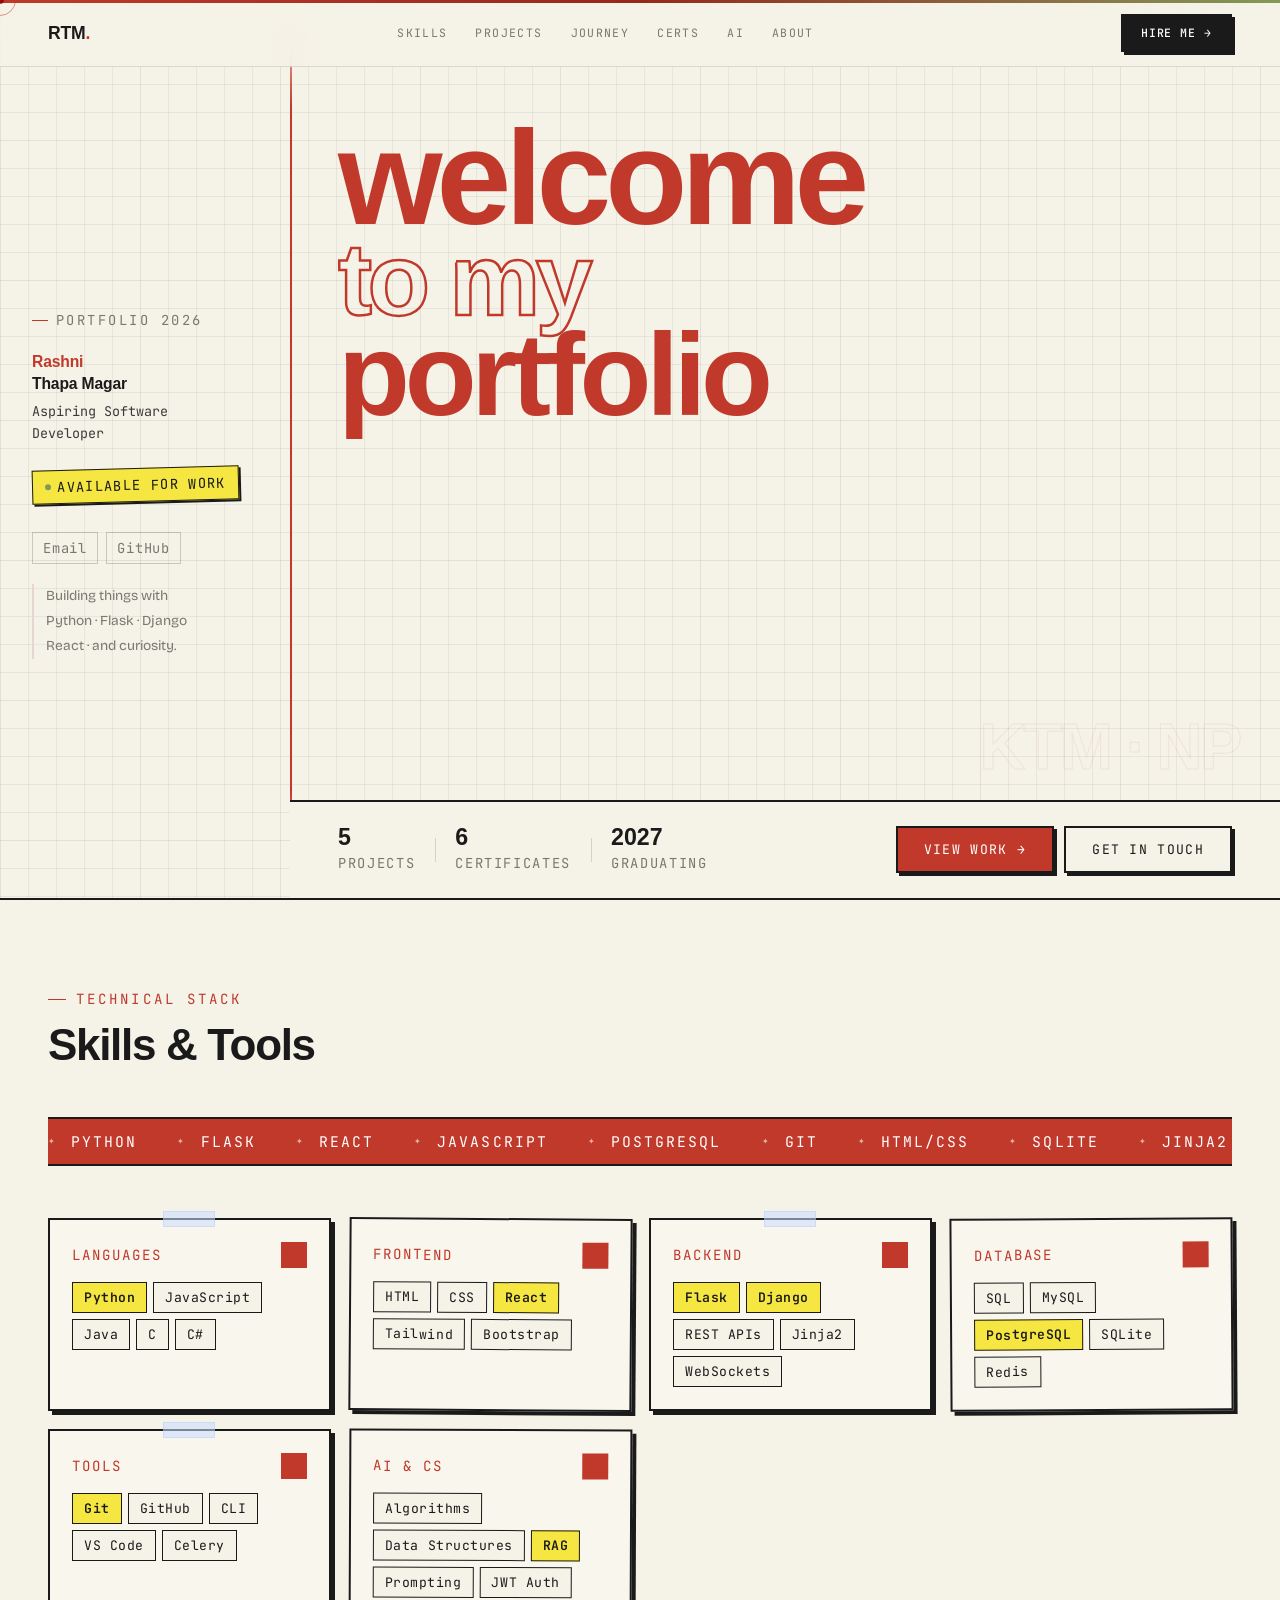
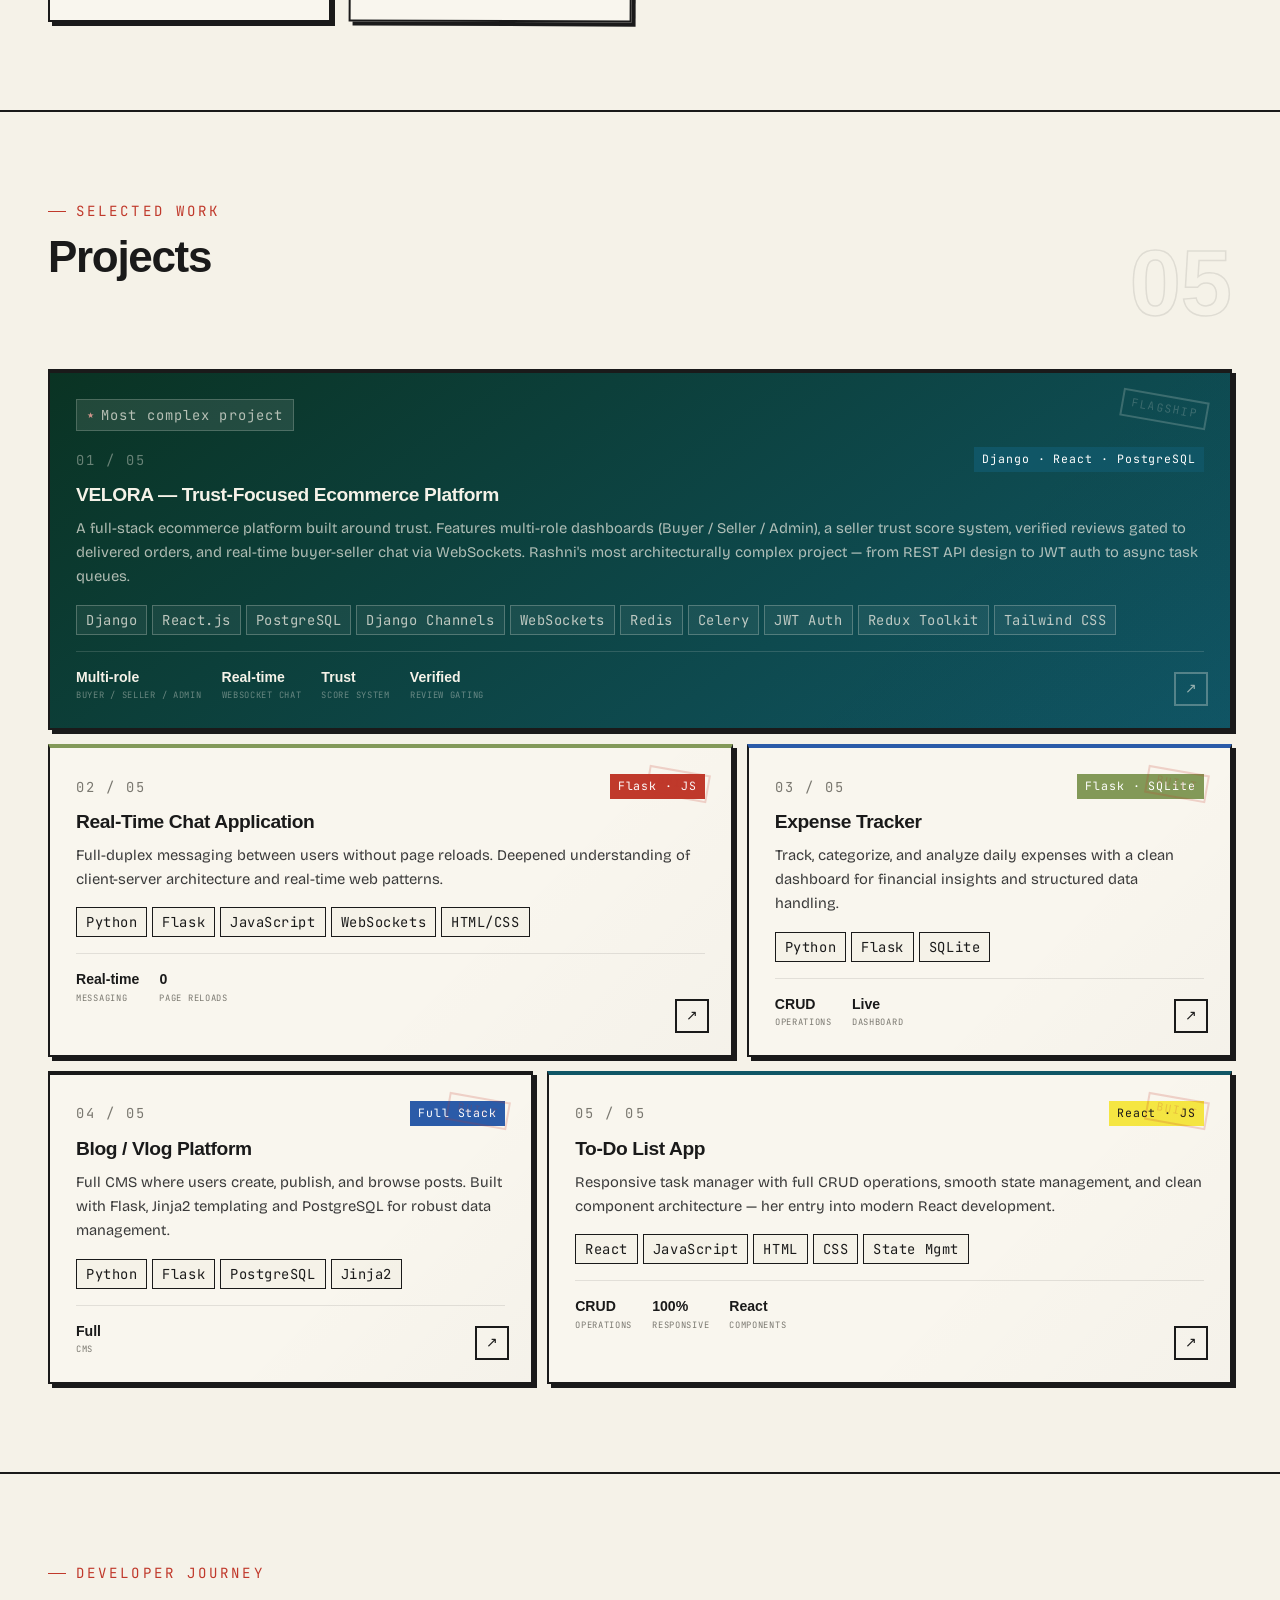
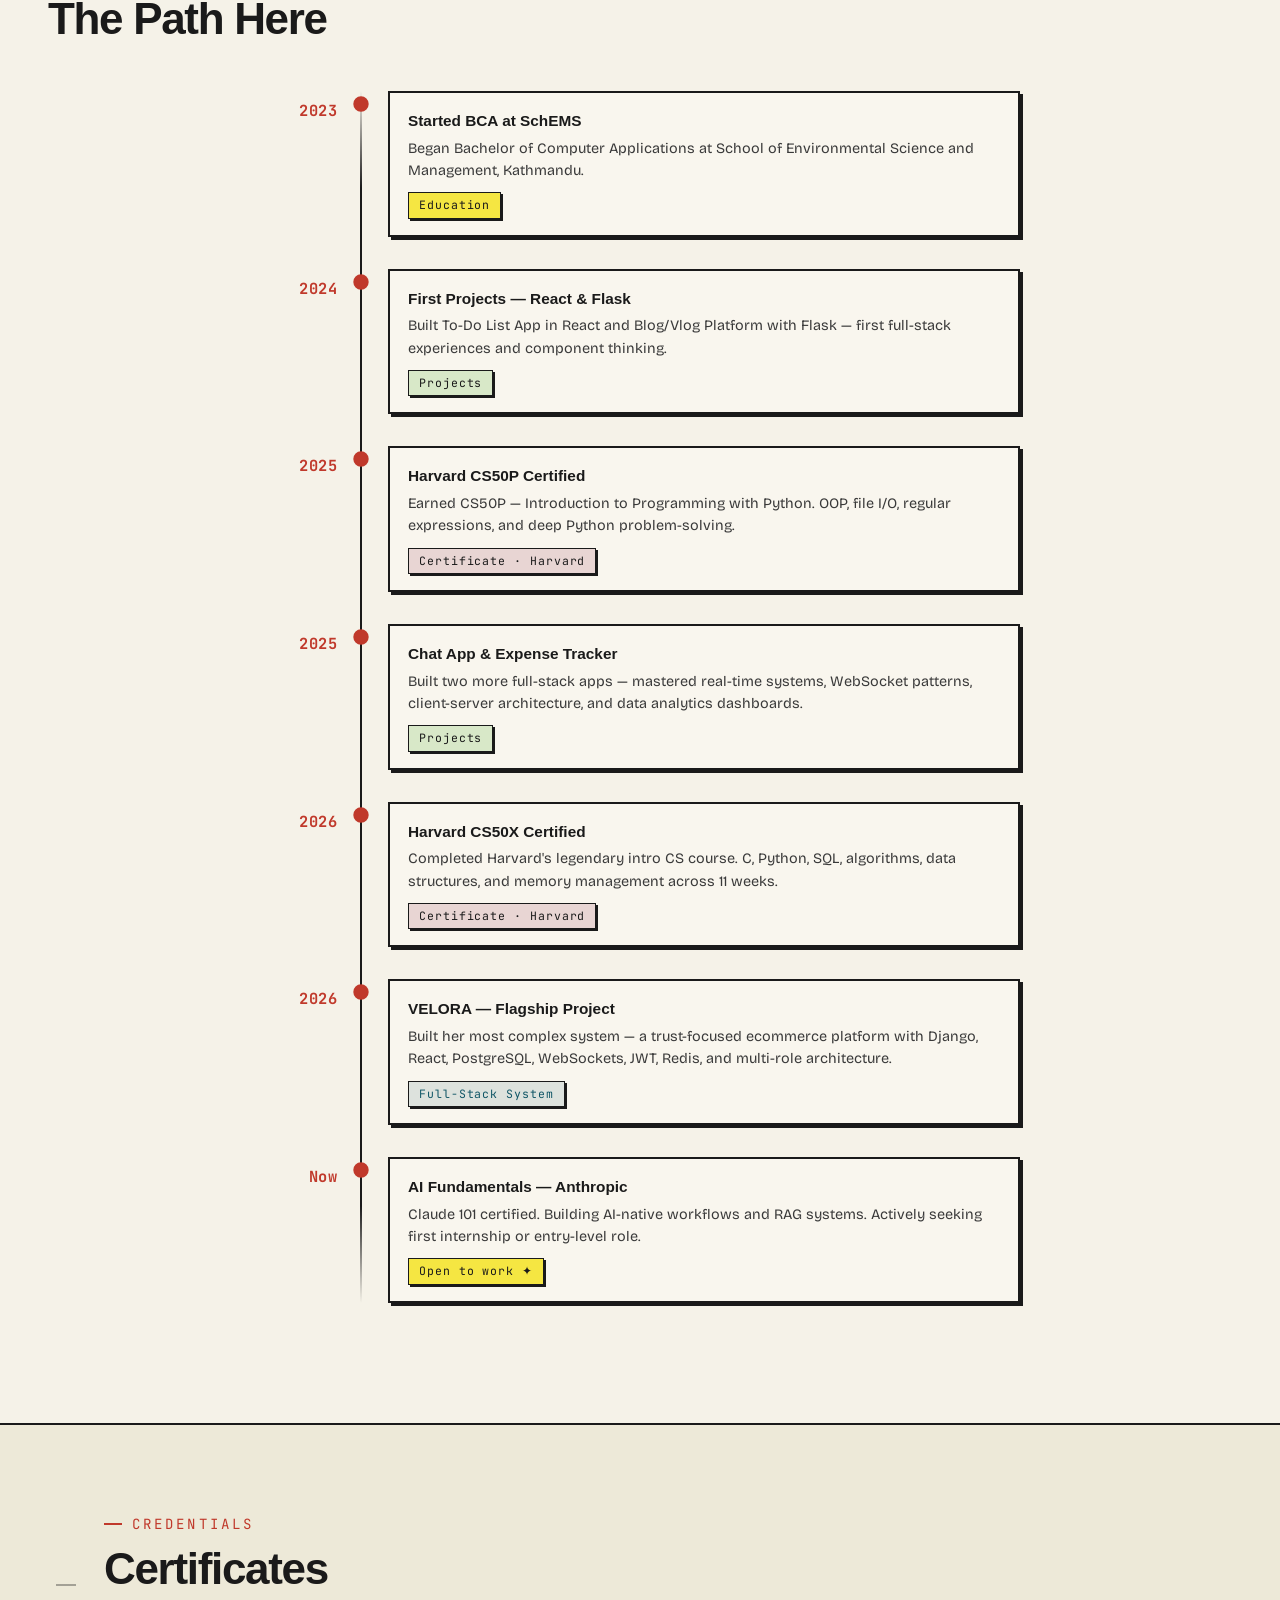
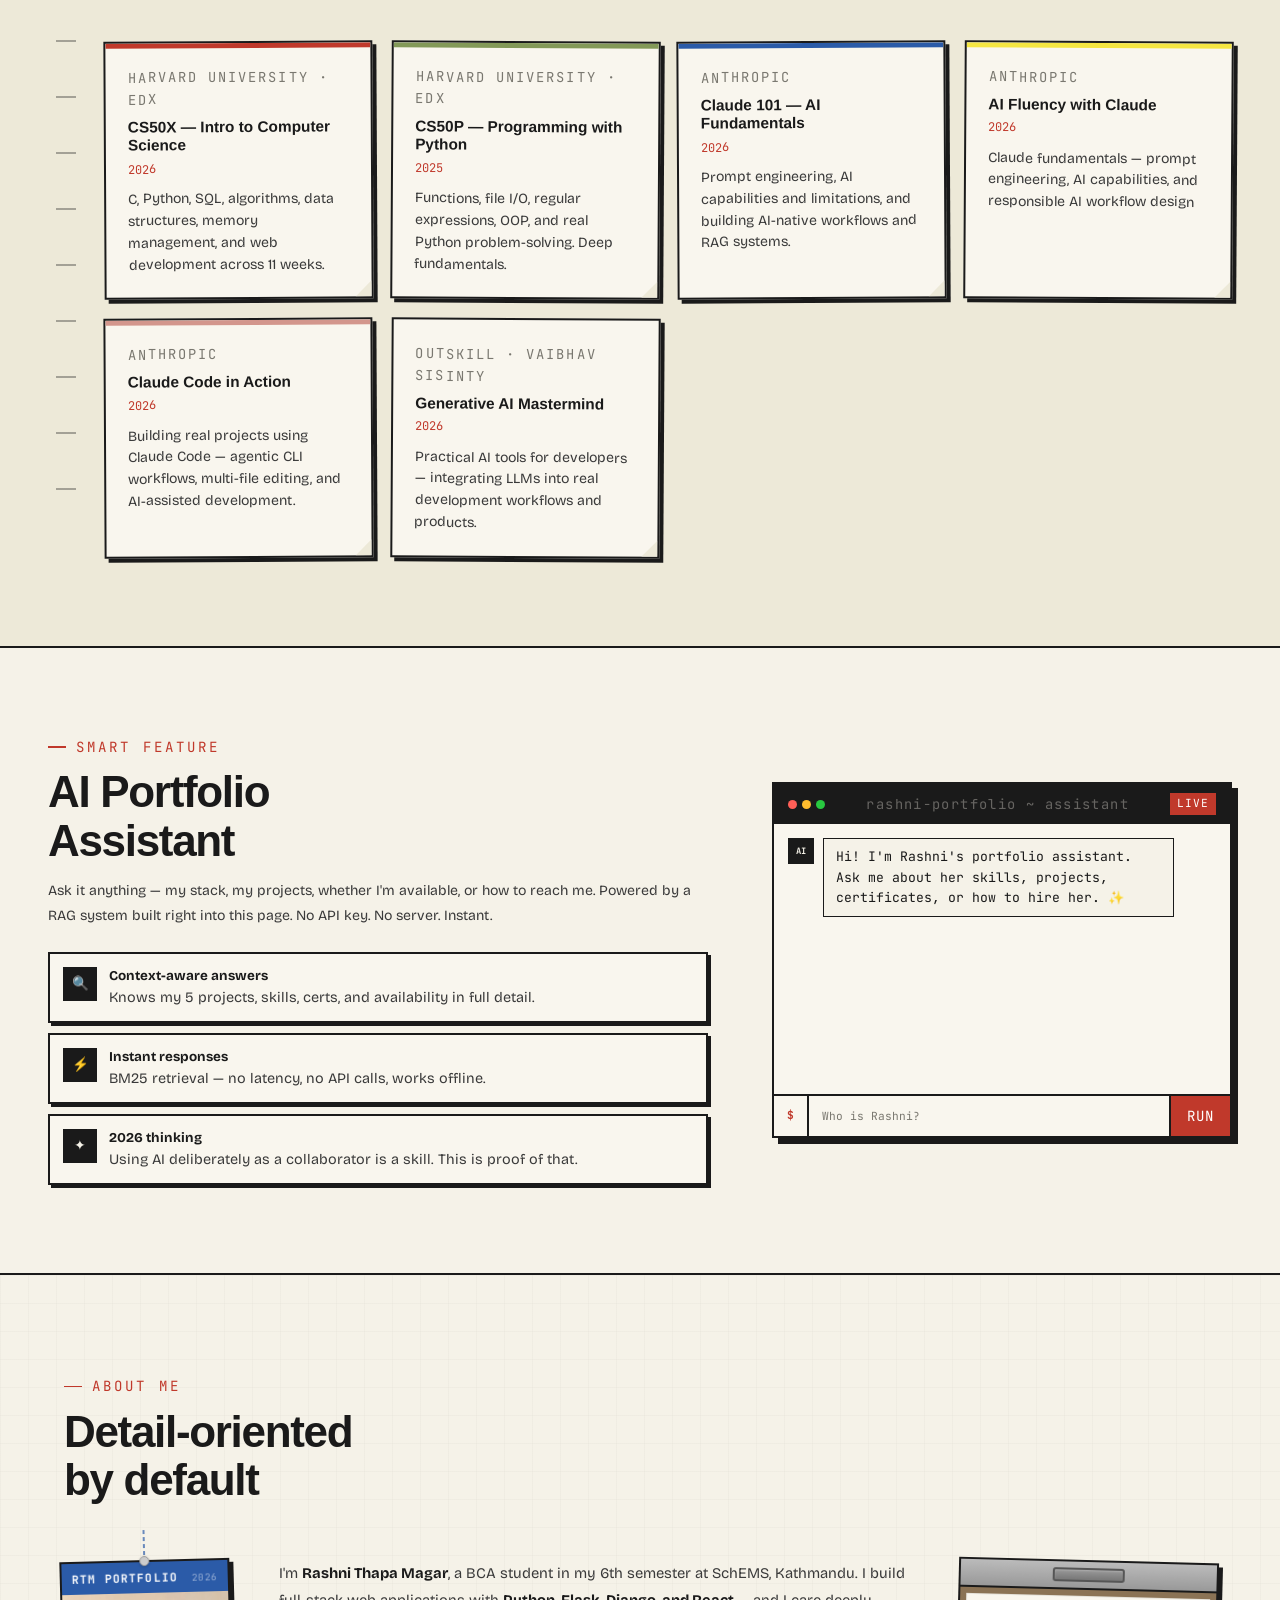
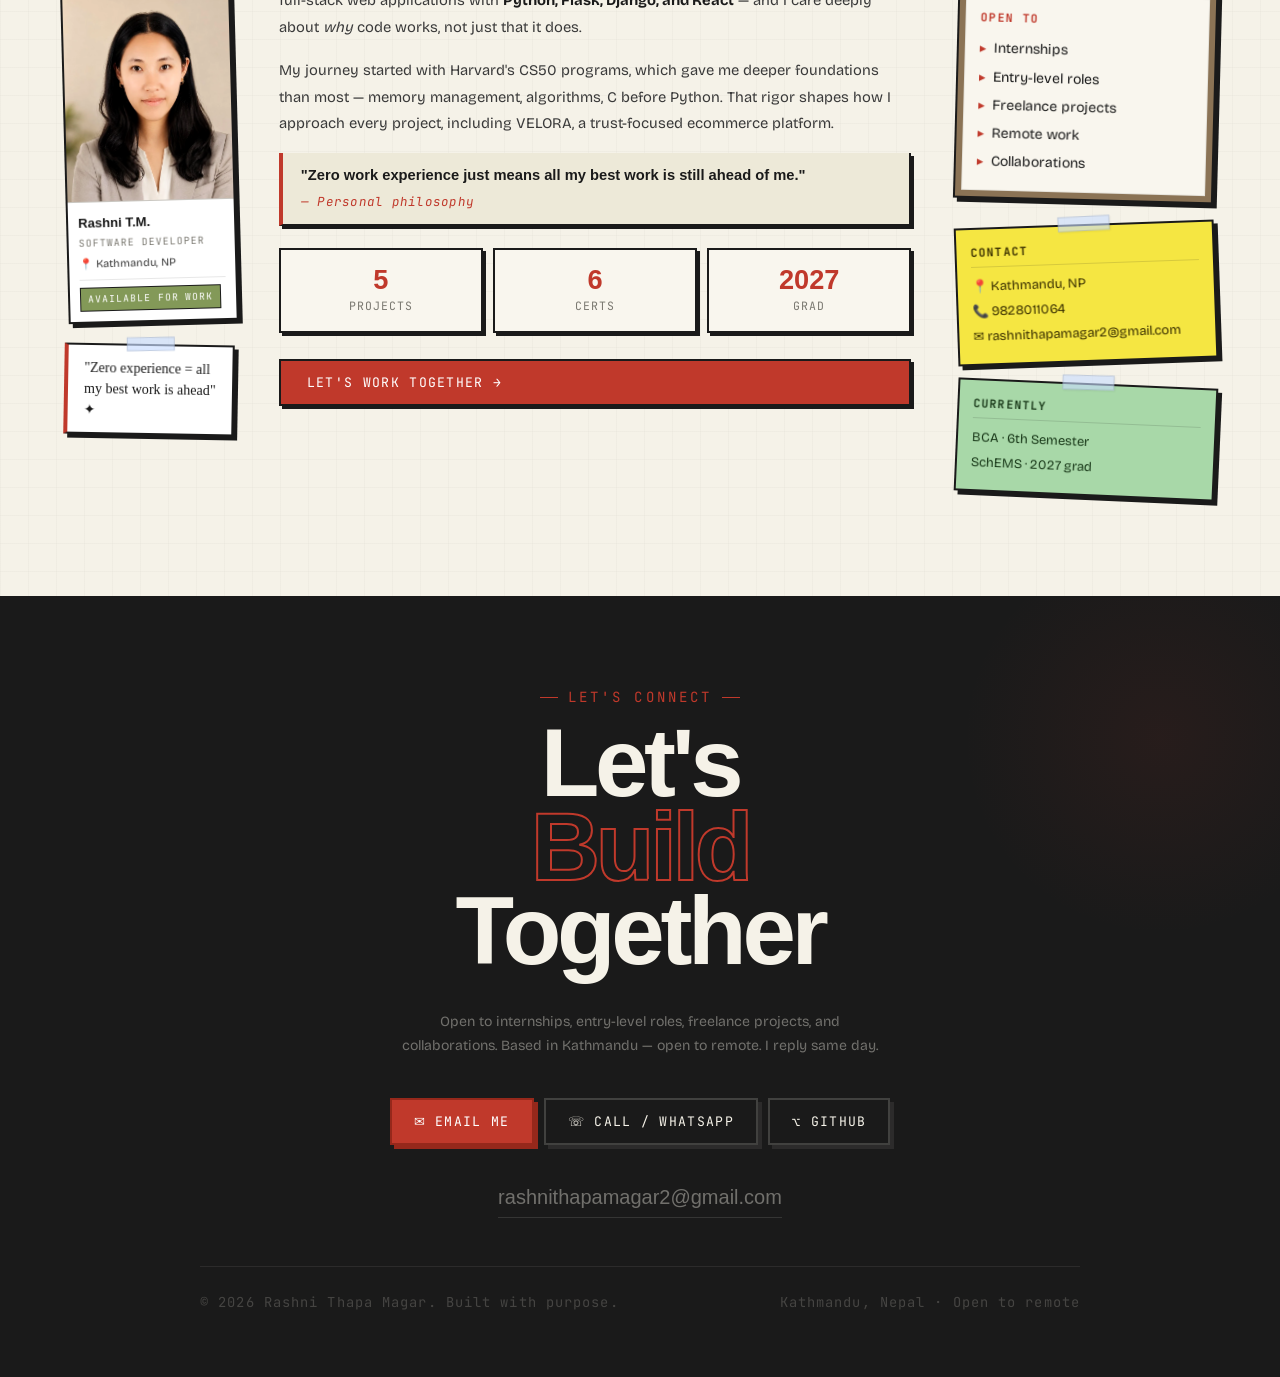
<file: index.html>
<!doctype html>
<html lang="en">
  <head>
    <meta charset="UTF-8" />
    <meta name="viewport" content="width=device-width, initial-scale=1.0" />
    <title>Rashni Thapa Magar — Software Developer</title>
    <meta
      name="description"
      content="Aspiring software developer based in Kathmandu, Nepal. Python, Flask, React, Django. Open to internships and entry-level roles."
    />
    <link rel="preconnect" href="https://fonts.googleapis.com" />
    <link rel="preconnect" href="https://fonts.gstatic.com" crossorigin />
    <link
      href="https://fonts.googleapis.com/css2?family=Bricolage+Grotesque:opsz,wght@12..96,300;12..96,400;12..96,500;12..96,700&family=JetBrains+Mono:wght@300;400;500;700&family=Permanent+Marker&display=swap"
      rel="stylesheet"
    />
    <link rel="stylesheet" href="static/styles.css" />
  </head>
  <body>
    <div id="cur"></div>
    <div id="cur-ring"></div>

    <!-- NAV -->
    <nav>
      <a href="#hero" class="nav-logo">RTM<span>.</span></a>
      <ul class="nav-links">
        <li><a href="#skills">Skills</a></li>
        <li><a href="#projects">Projects</a></li>
        <li><a href="#timeline">Journey</a></li>
        <li><a href="#certs">Certs</a></li>
        <li><a href="#ai-sec">AI</a></li>
        <li><a href="#about">About</a></li>
      </ul>
      <div class="nav-right">
        <a href="#contact" class="nav-cta">Hire Me →</a>
        <button class="nav-toggle" id="navToggle" aria-label="Toggle Menu">
          <span class="bar"></span>
          <span class="bar"></span>
          <span class="bar"></span>
        </button>
      </div>
    </nav>

    <!-- MOBILE DRAWER -->
    <div class="mobile-drawer" id="mobileDrawer">
      <div class="drawer-header">
        <a href="#hero" class="nav-logo drawer-logo">RTM<span>.</span></a>
      </div>
      <ul class="drawer-links">
        <li>
          <a href="#skills"><span class="drawer-num">01</span>Skills</a>
        </li>
        <li>
          <a href="#projects"><span class="drawer-num">02</span>Projects</a>
        </li>
        <li>
          <a href="#timeline"><span class="drawer-num">03</span>Journey</a>
        </li>
        <li>
          <a href="#certs"><span class="drawer-num">04</span>Certs</a>
        </li>
        <li>
          <a href="#ai-sec"><span class="drawer-num">05</span>AI Assistant</a>
        </li>
        <li>
          <a href="#about"><span class="drawer-num">06</span>About Me</a>
        </li>
      </ul>
      <div class="drawer-footer">
        <a href="#contact" class="drawer-cta">Hire Me →</a>
      </div>
    </div>

    <!-- HERO -->
    <section id="hero">
      <div class="hero-rule"></div>

      <div class="hero-left">
        <div class="hero-left-info">
          <div class="hl-eyebrow">Portfolio 2026</div>
          <div class="hl-name"><em>Rashni</em><br />Thapa Magar</div>
          <div class="hl-role">Aspiring Software<br />Developer</div>
        </div>
        <div class="hero-left-meta">
          <span class="hl-tag">Available for work</span>
          <div class="hl-socials">
            <a href="mailto:rashnithapamagar2@gmail.com" class="hl-social"
              >Email</a
            >
            <a
              href="https://github.com/rashnimagar"
              target="_blank"
              class="hl-social"
              >GitHub</a
            >
          </div>
        </div>
        <div class="hl-copy">
          Building things with<br />Python · Flask · Django<br />React · and
          curiosity.
        </div>
      </div>

      <div class="hero-big">
        <span class="hero-word hw1">welcome</span>
        <span class="hero-word hw2">to my</span>
        <span class="hero-word hw3">portfolio</span>
      </div>
      <div class="hero-bg-word">KTM · NP</div>

      <div class="hero-bottom">
        <div class="hb-stats">
          <div class="hb-stat">
            <div class="hb-val">5</div>
            <div class="hb-label">Projects</div>
          </div>
          <div class="hb-stat">
            <div class="hb-val">6</div>
            <div class="hb-label">Certificates</div>
          </div>
          <div class="hb-stat">
            <div class="hb-val">2027</div>
            <div class="hb-label">Graduating</div>
          </div>
        </div>
        <div class="hb-cta">
          <a href="#projects" class="btn-red">View Work →</a>
          <a href="#contact" class="btn-outline-ink">Get in Touch</a>
        </div>
      </div>
    </section>

    <!-- SKILLS -->
    <section id="skills">
      <div class="rv">
        <div class="sec-label">Technical Stack</div>
        <h2 class="sec-title">Skills &amp; Tools</h2>
      </div>
      <div class="ticker-strip">
        <div class="ticker-inner" id="ticker"></div>
      </div>
      <div class="skills-layout rv">
        <div class="skill-card">
          <div class="tape-h"></div>
          <div class="sc-head">
            Languages
            <div class="sc-icon">⌨</div>
          </div>
          <div class="pills">
            <span class="pill star">Python</span>
            <span class="pill">JavaScript</span>
            <span class="pill">Java</span>
            <span class="pill">C</span>
            <span class="pill">C#</span>
          </div>
        </div>
        <div class="skill-card">
          <div class="sc-head">
            Frontend
            <div class="sc-icon">🖥</div>
          </div>
          <div class="pills">
            <span class="pill">HTML</span>
            <span class="pill">CSS</span>
            <span class="pill star">React</span>
            <span class="pill">Tailwind</span>
            <span class="pill">Bootstrap</span>
          </div>
        </div>
        <div class="skill-card">
          <div class="tape-h"></div>
          <div class="sc-head">
            Backend
            <div class="sc-icon">⚙</div>
          </div>
          <div class="pills">
            <span class="pill star">Flask</span>
            <span class="pill star">Django</span>
            <span class="pill">REST APIs</span>
            <span class="pill">Jinja2</span>
            <span class="pill">WebSockets</span>
          </div>
        </div>
        <div class="skill-card">
          <div class="sc-head">
            Database
            <div class="sc-icon">🗄</div>
          </div>
          <div class="pills">
            <span class="pill">SQL</span>
            <span class="pill">MySQL</span>
            <span class="pill star">PostgreSQL</span>
            <span class="pill">SQLite</span>
            <span class="pill">Redis</span>
          </div>
        </div>
        <div class="skill-card">
          <div class="tape-h"></div>
          <div class="sc-head">
            Tools
            <div class="sc-icon">🛠</div>
          </div>
          <div class="pills">
            <span class="pill star">Git</span>
            <span class="pill">GitHub</span>
            <span class="pill">CLI</span>
            <span class="pill">VS Code</span>
            <span class="pill">Celery</span>
          </div>
        </div>
        <div class="skill-card">
          <div class="sc-head">
            AI &amp; CS
            <div class="sc-icon">✦</div>
          </div>
          <div class="pills">
            <span class="pill">Algorithms</span>
            <span class="pill">Data Structures</span>
            <span class="pill star">RAG</span>
            <span class="pill">Prompting</span>
            <span class="pill">JWT Auth</span>
          </div>
        </div>
      </div>
    </section>

    <!-- PROJECTS -->
    <section id="projects">
      <div class="proj-header rv">
        <div>
          <div class="sec-label">Selected Work</div>
          <h2 class="sec-title">Projects</h2>
        </div>
        <div class="proj-count">05</div>
      </div>
      <div class="bento rv">
        <!-- VELORA — flagship -->
        <div class="pc p5 featured-velora">
          <div class="stamp">FLAGSHIP</div>
          <div class="velora-badge">Most complex project</div>
          <div class="pc-num">
            <span>01 / 05</span>
            <span class="pc-badge teal">Django · React · PostgreSQL</span>
          </div>
          <h3 class="pc-title">VELORA — Trust-Focused Ecommerce Platform</h3>
          <p class="pc-desc">
            A full-stack ecommerce platform built around trust. Features
            multi-role dashboards (Buyer / Seller / Admin), a seller trust score
            system, verified reviews gated to delivered orders, and real-time
            buyer-seller chat via WebSockets. Rashni's most architecturally
            complex project — from REST API design to JWT auth to async task
            queues.
          </p>
          <div class="pc-stack">
            <span class="pc-tag">Django</span>
            <span class="pc-tag">React.js</span>
            <span class="pc-tag">PostgreSQL</span>
            <span class="pc-tag">Django Channels</span>
            <span class="pc-tag">WebSockets</span>
            <span class="pc-tag">Redis</span>
            <span class="pc-tag">Celery</span>
            <span class="pc-tag">JWT Auth</span>
            <span class="pc-tag">Redux Toolkit</span>
            <span class="pc-tag">Tailwind CSS</span>
          </div>
          <div class="pc-foot">
            <div>
              <div class="pf-val">Multi-role</div>
              <div class="pf-label">Buyer / Seller / Admin</div>
            </div>
            <div>
              <div class="pf-val">Real-time</div>
              <div class="pf-label">WebSocket chat</div>
            </div>
            <div>
              <div class="pf-val">Trust</div>
              <div class="pf-label">Score system</div>
            </div>
            <div>
              <div class="pf-val">Verified</div>
              <div class="pf-label">Review gating</div>
            </div>
          </div>
          <div class="pc-arrow">↗</div>
        </div>

        <!-- Chat App -->
        <div class="pc p1">
          <div class="stamp">BUILT</div>
          <div class="pc-num">
            <span>02 / 05</span><span class="pc-badge">Flask · JS</span>
          </div>
          <h3 class="pc-title">Real-Time Chat Application</h3>
          <p class="pc-desc">
            Full-duplex messaging between users without page reloads. Deepened
            understanding of client-server architecture and real-time web
            patterns.
          </p>
          <div class="pc-stack">
            <span class="pc-tag">Python</span>
            <span class="pc-tag">Flask</span>
            <span class="pc-tag">JavaScript</span>
            <span class="pc-tag">WebSockets</span>
            <span class="pc-tag">HTML/CSS</span>
          </div>
          <div class="pc-foot">
            <div>
              <div class="pf-val">Real-time</div>
              <div class="pf-label">Messaging</div>
            </div>
            <div>
              <div class="pf-val">0</div>
              <div class="pf-label">Page reloads</div>
            </div>
          </div>
          <div class="pc-arrow">↗</div>
        </div>

        <!-- Expense Tracker -->
        <div class="pc p2">
          <div class="stamp">BUILT</div>
          <div class="pc-num">
            <span>03 / 05</span
            ><span class="pc-badge green">Flask · SQLite</span>
          </div>
          <h3 class="pc-title">Expense Tracker</h3>
          <p class="pc-desc">
            Track, categorize, and analyze daily expenses with a clean dashboard
            for financial insights and structured data handling.
          </p>
          <div class="pc-stack">
            <span class="pc-tag">Python</span>
            <span class="pc-tag">Flask</span>
            <span class="pc-tag">SQLite</span>
          </div>
          <div class="pc-foot">
            <div>
              <div class="pf-val">CRUD</div>
              <div class="pf-label">Operations</div>
            </div>
            <div>
              <div class="pf-val">Live</div>
              <div class="pf-label">Dashboard</div>
            </div>
          </div>
          <div class="pc-arrow">↗</div>
        </div>

        <!-- Blog Platform -->
        <div class="pc p3">
          <div class="stamp">BUILT</div>
          <div class="pc-num">
            <span>04 / 05</span><span class="pc-badge blue">Full Stack</span>
          </div>
          <h3 class="pc-title">Blog / Vlog Platform</h3>
          <p class="pc-desc">
            Full CMS where users create, publish, and browse posts. Built with
            Flask, Jinja2 templating and PostgreSQL for robust data management.
          </p>
          <div class="pc-stack">
            <span class="pc-tag">Python</span>
            <span class="pc-tag">Flask</span>
            <span class="pc-tag">PostgreSQL</span>
            <span class="pc-tag">Jinja2</span>
          </div>
          <div class="pc-foot">
            <div>
              <div class="pf-val">Full</div>
              <div class="pf-label">CMS</div>
            </div>
          </div>
          <div class="pc-arrow">↗</div>
        </div>

        <!-- To-Do App -->
        <div class="pc p4">
          <div class="stamp">BUILT</div>
          <div class="pc-num">
            <span>05 / 05</span><span class="pc-badge yellow">React · JS</span>
          </div>
          <h3 class="pc-title">To-Do List App</h3>
          <p class="pc-desc">
            Responsive task manager with full CRUD operations, smooth state
            management, and clean component architecture — her entry into modern
            React development.
          </p>
          <div class="pc-stack">
            <span class="pc-tag">React</span>
            <span class="pc-tag">JavaScript</span>
            <span class="pc-tag">HTML</span>
            <span class="pc-tag">CSS</span>
            <span class="pc-tag">State Mgmt</span>
          </div>
          <div class="pc-foot">
            <div>
              <div class="pf-val">CRUD</div>
              <div class="pf-label">Operations</div>
            </div>
            <div>
              <div class="pf-val">100%</div>
              <div class="pf-label">Responsive</div>
            </div>
            <div>
              <div class="pf-val">React</div>
              <div class="pf-label">Components</div>
            </div>
          </div>
          <div class="pc-arrow">↗</div>
        </div>
      </div>
    </section>

    <!-- TIMELINE -->
    <section id="timeline">
      <div class="rv">
        <div class="sec-label">Developer Journey</div>
        <h2 class="sec-title">The Path Here</h2>
      </div>
      <div class="tl-wrap rv">
        <div class="tl-spine"></div>
        <div class="tl-row">
          <div class="tl-year">2023</div>
          <div class="tl-dot-wrap"><div class="tl-dot"></div></div>
          <div class="tl-body">
            <div class="tl-card">
              <div class="tc-title">Started BCA at SchEMS</div>
              <div class="tc-sub">
                Began Bachelor of Computer Applications at School of
                Environmental Science and Management, Kathmandu.
              </div>
              <span class="tc-badge">Education</span>
            </div>
          </div>
        </div>
        <div class="tl-row">
          <div class="tl-year">2024</div>
          <div class="tl-dot-wrap"><div class="tl-dot"></div></div>
          <div class="tl-body">
            <div class="tl-card">
              <div class="tc-title">First Projects — React &amp; Flask</div>
              <div class="tc-sub">
                Built To-Do List App in React and Blog/Vlog Platform with Flask
                — first full-stack experiences and component thinking.
              </div>
              <span class="tc-badge green">Projects</span>
            </div>
          </div>
        </div>
        <div class="tl-row">
          <div class="tl-year">2025</div>
          <div class="tl-dot-wrap"><div class="tl-dot"></div></div>
          <div class="tl-body">
            <div class="tl-card">
              <div class="tc-title">Harvard CS50P Certified</div>
              <div class="tc-sub">
                Earned CS50P — Introduction to Programming with Python. OOP,
                file I/O, regular expressions, and deep Python problem-solving.
              </div>
              <span class="tc-badge red">Certificate · Harvard</span>
            </div>
          </div>
        </div>
        <div class="tl-row">
          <div class="tl-year">2025</div>
          <div class="tl-dot-wrap"><div class="tl-dot"></div></div>
          <div class="tl-body">
            <div class="tl-card">
              <div class="tc-title">Chat App &amp; Expense Tracker</div>
              <div class="tc-sub">
                Built two more full-stack apps — mastered real-time systems,
                WebSocket patterns, client-server architecture, and data
                analytics dashboards.
              </div>
              <span class="tc-badge green">Projects</span>
            </div>
          </div>
        </div>
        <div class="tl-row">
          <div class="tl-year">2026</div>
          <div class="tl-dot-wrap"><div class="tl-dot"></div></div>
          <div class="tl-body">
            <div class="tl-card">
              <div class="tc-title">Harvard CS50X Certified</div>
              <div class="tc-sub">
                Completed Harvard's legendary intro CS course. C, Python, SQL,
                algorithms, data structures, and memory management across 11
                weeks.
              </div>
              <span class="tc-badge red">Certificate · Harvard</span>
            </div>
          </div>
        </div>
        <div class="tl-row">
          <div class="tl-year">2026</div>
          <div class="tl-dot-wrap"><div class="tl-dot"></div></div>
          <div class="tl-body">
            <div class="tl-card">
              <div class="tc-title">VELORA — Flagship Project</div>
              <div class="tc-sub">
                Built her most complex system — a trust-focused ecommerce
                platform with Django, React, PostgreSQL, WebSockets, JWT, Redis,
                and multi-role architecture.
              </div>
              <span class="tc-badge teal">Full-Stack System</span>
            </div>
          </div>
        </div>
        <div class="tl-row">
          <div class="tl-year">Now</div>
          <div class="tl-dot-wrap"><div class="tl-dot"></div></div>
          <div class="tl-body">
            <div class="tl-card">
              <div class="tc-title">AI Fundamentals — Anthropic</div>
              <div class="tc-sub">
                Claude 101 certified. Building AI-native workflows and RAG
                systems. Actively seeking first internship or entry-level role.
              </div>
              <span class="tc-badge">Open to work ✦</span>
            </div>
          </div>
        </div>
      </div>
    </section>

    <!-- CERTS -->
    <section id="certs">
      <div class="certs-inner">
        <div class="rv">
          <div class="sec-label">Credentials</div>
          <h2 class="sec-title">Certificates</h2>
        </div>
        <div class="certs-grid rv">
          <div
            class="cert"
            onclick="window.open('certificates/CS50X.pdf')"
            style="cursor: pointer"
          >
            <div class="cert-stripe"></div>
            <div class="cert-from">Harvard University · edX</div>
            <div class="cert-name">CS50X — Intro to Computer Science</div>
            <div class="cert-year">2026</div>
            <div class="cert-desc">
              C, Python, SQL, algorithms, data structures, memory management,
              and web development across 11 weeks.
            </div>
          </div>
          <div
            class="cert"
            onclick="window.open('certificates/CS50P.pdf')"
            style="cursor: pointer"
          >
            <div class="cert-stripe"></div>
            <div class="cert-from">Harvard University · edX</div>
            <div class="cert-name">CS50P — Programming with Python</div>
            <div class="cert-year">2025</div>
            <div class="cert-desc">
              Functions, file I/O, regular expressions, OOP, and real Python
              problem-solving. Deep fundamentals.
            </div>
          </div>
          <div
            class="cert"
            onclick="window.open('certificates/claude101.pdf')"
            style="cursor: pointer"
          >
            <div class="cert-stripe"></div>
            <div class="cert-from">Anthropic</div>
            <div class="cert-name">Claude 101 — AI Fundamentals</div>
            <div class="cert-year">2026</div>
            <div class="cert-desc">
              Prompt engineering, AI capabilities and limitations, and building
              AI-native workflows and RAG systems.
            </div>
          </div>
          <div
            class="cert"
            onclick="window.open('certificates/AI_Fluency.pdf')"
            style="cursor: pointer"
          >
            <div class="cert-stripe"></div>
            <div class="cert-from">Anthropic</div>
            <div class="cert-name">AI Fluency with Claude</div>
            <div class="cert-year">2026</div>
            <div class="cert-desc">
              Claude fundamentals — prompt engineering, AI capabilities, and
              responsible AI workflow design
            </div>
          </div>
          <div
            class="cert"
            onclick="window.open('certificates/Claude_Code_in_Action.pdf')"
            style="cursor: pointer"
          >
            <div class="cert-stripe"></div>
            <div class="cert-from">Anthropic</div>
            <div class="cert-name">Claude Code in Action</div>
            <div class="cert-year">2026</div>
            <div class="cert-desc">
              Building real projects using Claude Code — agentic CLI workflows,
              multi-file editing, and AI-assisted development.
            </div>
          </div>
          <div
            class="cert"
            onclick="window.open('certificates/Outskill.pdf')"
            style="cursor: pointer"
          >
            <div class="cert-stripe"></div>
            <div class="cert-from">Outskill · Vaibhav Sisinty</div>
            <div class="cert-name">Generative AI Mastermind</div>
            <div class="cert-year">2026</div>
            <div class="cert-desc">
              Practical AI tools for developers — integrating LLMs into real
              development workflows and products.
            </div>
          </div>
        </div>
      </div>
    </section>

    <!-- AI ASSISTANT -->
    <section id="ai-sec">
      <div class="ai-layout">
        <div class="ai-copy rv">
          <div class="sec-label">Smart Feature</div>
          <h2 class="sec-title">AI Portfolio<br />Assistant</h2>
          <p>
            Ask it anything — my stack, my projects, whether I'm available, or
            how to reach me. Powered by a RAG system built right into this page.
            No API key. No server. Instant.
          </p>
          <div class="ai-feats">
            <div class="af">
              <div class="af-ico">🔍</div>
              <div class="af-txt">
                <strong>Context-aware answers</strong>Knows my 5 projects,
                skills, certs, and availability in full detail.
              </div>
            </div>
            <div class="af">
              <div class="af-ico">⚡</div>
              <div class="af-txt">
                <strong>Instant responses</strong>BM25 retrieval — no latency,
                no API calls, works offline.
              </div>
            </div>
            <div class="af">
              <div class="af-ico">✦</div>
              <div class="af-txt">
                <strong>2026 thinking</strong>Using AI deliberately as a
                collaborator is a skill. This is proof of that.
              </div>
            </div>
          </div>
        </div>
        <div class="rv">
          <div class="terminal">
            <div class="t-bar">
              <div class="t-dots">
                <div class="t-dot"></div>
                <div class="t-dot"></div>
                <div class="t-dot"></div>
              </div>
              <div class="t-title">rashni-portfolio ~ assistant</div>
              <div class="t-badge">LIVE</div>
            </div>
            <div class="t-msgs" id="apMsgs">
              <div class="tm ai">
                <div class="tm-av ai">AI</div>
                <div class="tm-b">
                  Hi! I'm Rashni's portfolio assistant. Ask me about her skills,
                  projects, certificates, or how to hire her. ✨
                </div>
              </div>
            </div>
            <div class="t-input">
              <div class="t-prompt">$</div>
              <input
                class="t-inp"
                id="apInp"
                placeholder="Who is Rashni?"
                maxlength="140"
              />
              <button class="t-run" id="apSend">RUN</button>
            </div>
          </div>
        </div>
      </div>
    </section>

    <!-- ABOUT -->
    <section id="about">
      <!-- Section header -->
      <div class="about-header rv">
        <div class="sec-label">About Me</div>
        <h2 class="sec-title">Detail-oriented<br />by default</h2>
      </div>

      <!-- Desk workspace grid -->
      <div class="desk rv">
        <!-- ── COLUMN 1: Identity card + quote strip ── -->
        <div class="desk-col desk-col--identity">
          <!-- ID Card -->
          <div class="id-card about-card" data-tilt>
            <div class="id-card__lanyard"></div>
            <div class="id-card__pin"></div>
            <div class="id-card__header">
              <span class="id-card__badge-text">RTM PORTFOLIO</span>
              <span class="id-card__year">2026</span>
            </div>
            <div class="id-card__photo">
              <picture>
                <source
                  srcset="static/img/rashni-portrait.webp"
                  type="image/webp"
                />
                <img
                  src="static/img/rashni-portrait.jpg"
                  alt="Rashni Thapa Magar — Software Developer"
                  class="id-card__portrait"
                  width="600"
                  height="750"
                  loading="eager"
                  decoding="async"
                />
              </picture>
            </div>
            <div class="id-card__body">
              <div class="id-card__name">Rashni T.M.</div>
              <div class="id-card__role">Software Developer</div>
              <div class="id-card__location">📍 Kathmandu, NP</div>
              <div class="id-card__divider"></div>
              <div class="id-card__tag">Available for work</div>
            </div>
          </div>

          <!-- Quote strip -->
          <div class="quote-strip about-card">
            <div class="quote-strip__tape"></div>
            <p class="quote-strip__text">
              "Zero experience = all my best work is ahead" ✦
            </p>
          </div>
        </div>

        <!-- ── COLUMN 2: Bio text + stats ── -->
        <div class="desk-col desk-col--bio">
          <p class="about-bio">
            I'm <strong>Rashni Thapa Magar</strong>, a BCA student in my 6th
            semester at SchEMS, Kathmandu. I build full-stack web applications
            with <strong>Python, Flask, Django, and React</strong> — and I care
            deeply about <em>why</em> code works, not just that it does.
          </p>
          <p class="about-bio">
            My journey started with Harvard's CS50 programs, which gave me
            deeper foundations than most — memory management, algorithms, C
            before Python. That rigor shapes how I approach every project,
            including VELORA, a trust-focused ecommerce platform.
          </p>

          <div class="about-quote">
            <p>
              "Zero work experience just means all my best work is still ahead
              of me."
            </p>
            <cite>— Personal philosophy</cite>
          </div>

          <div class="about-nums">
            <div class="an">
              <div class="an-v">5</div>
              <div class="an-l">Projects</div>
            </div>
            <div class="an">
              <div class="an-v">6</div>
              <div class="an-l">Certs</div>
            </div>
            <div class="an">
              <div class="an-v">2027</div>
              <div class="an-l">Grad</div>
            </div>
          </div>

          <a href="#contact" class="btn-red">Let's Work Together →</a>
        </div>

        <!-- ── COLUMN 3: Sticky notes stack ── -->
        <div class="desk-col desk-col--notes">
          <!-- Clipboard -->
          <div class="clipboard-card about-card" data-tilt>
            <div class="clipboard-card__clip">
              <div class="clipboard-card__clip-bar"></div>
            </div>
            <div class="clipboard-card__paper">
              <div class="clip-title">Open To</div>
              <div class="clip-item">Internships</div>
              <div class="clip-item">Entry-level roles</div>
              <div class="clip-item">Freelance projects</div>
              <div class="clip-item">Remote work</div>
              <div class="clip-item">Collaborations</div>
            </div>
          </div>

          <!-- Contact sticky -->
          <div class="sticky-note sticky-note--yellow about-card" data-tilt>
            <div class="sticky-note__tape"></div>
            <div class="s-head">Contact</div>
            <div class="sticky-note__line">📍 Kathmandu, NP</div>
            <div class="sticky-note__line">📞 9828011064</div>
            <div class="sticky-note__line">✉ rashnithapamagar2@gmail.com</div>
          </div>

          <!-- Currently sticky -->
          <div class="sticky-note sticky-note--green about-card" data-tilt>
            <div class="sticky-note__tape"></div>
            <div class="s-head">Currently</div>
            <div class="sticky-note__line">BCA · 6th Semester</div>
            <div class="sticky-note__line">SchEMS · 2027 grad</div>
          </div>
        </div>
      </div>
      <!-- /desk -->
    </section>

    <!-- CONTACT -->
    <section id="contact">
      <div class="contact-inner rv">
        <div class="contact-label">Let's Connect</div>
        <div class="contact-big">
          Let's<br /><span>Build</span><br />Together
        </div>
        <p class="contact-sub">
          Open to internships, entry-level roles, freelance projects, and
          collaborations. Based in Kathmandu — open to remote. I reply same day.
        </p>
        <div class="contact-row">
          <a href="mailto:rashnithapamagar2@gmail.com" class="cl red"
            >✉ Email Me</a
          >
          <a href="tel:9828011064" class="cl outline">☏ Call / WhatsApp</a>
          <a
            href="https://github.com/rashnimagar"
            target="_blank"
            class="cl outline"
            >⌥ GitHub</a
          >
        </div>
        <a href="mailto:rashnithapamagar2@gmail.com" class="contact-email"
          >rashnithapamagar2@gmail.com</a
        >
        <footer>
          <div class="fc">© 2026 Rashni Thapa Magar. Built with purpose.</div>
          <div class="fc">Kathmandu, Nepal · Open to remote</div>
        </footer>
      </div>
    </section>

    <script src="static/scripts.js"></script>
  </body>
</html>
</file>
<file: static/styles.css>
@import url("https://api.fontshare.com/v2/css?f[]=clash-display@400,500,600,700&display=swap");

:root {
  --red: #c0392b;
  --red-dark: #96281b;
  --red-light: #e8d5d3;
  --paper: #f5f2e8;
  --paper2: #ede9d8;
  --paper3: #f9f6ee;
  --ink: #1a1a1a;
  --ink-light: #3a3a3a;
  --ink-faint: #7a7870;
  --grid-line: rgba(26, 26, 26, 0.06);
  --moss: #839958;
  --moss-light: #d8e8c8;
  --rosy: #d3968c;
  --rosy-light: #f0ddd9;
  --yellow: #f5e642;
  --blue-tag: #2b5ba8;
  --tape: rgba(200, 220, 255, 0.55);
  --forest: #0a3323;
  --teal: #105666;

  /* Animation tokens */
  --ease-out-expo: cubic-bezier(0.16, 1, 0.3, 1);
  --ease-in-out: cubic-bezier(0.4, 0, 0.2, 1);
  --dur-fast: 200ms;
  --dur-med: 400ms;
  --dur-slow: 700ms;
}

*,
*::before,
*::after {
  box-sizing: border-box;
  margin: 0;
  padding: 0;
}

html {
  scroll-behavior: smooth;
  cursor: none;
}

section {
  scroll-margin-top: 80px;
}

body {
  background: var(--paper);
  color: var(--ink);
  font-family: "Bricolage Grotesque", sans-serif;
  overflow-x: hidden;
  line-height: 1.6;
  font-size: 14px;
}

/* ══════════ GRAPH PAPER ══════════ */
body::before {
  content: "";
  position: fixed;
  inset: 0;
  pointer-events: none;
  z-index: 0;
  background-image:
    linear-gradient(var(--grid-line) 1px, transparent 1px),
    linear-gradient(90deg, var(--grid-line) 1px, transparent 1px);
  background-size: 28px 28px;
}
body::after {
  content: "";
  position: fixed;
  inset: 0;
  pointer-events: none;
  z-index: 0;
  background-image:
    linear-gradient(rgba(26, 26, 26, 0.025) 1px, transparent 1px),
    linear-gradient(90deg, rgba(26, 26, 26, 0.025) 1px, transparent 1px);
  background-size: 140px 140px;
}

/* ══════════ PREMIUM CURSOR ══════════ */
#cur {
  position: fixed;
  width: 8px;
  height: 8px;
  background: var(--red);
  border-radius: 50%;
  pointer-events: none;
  z-index: 9999;
  transform: translate(-50%, -50%);
  transition:
    width var(--dur-fast) var(--ease-out-expo),
    height var(--dur-fast) var(--ease-out-expo),
    background var(--dur-fast),
    opacity var(--dur-fast);
  mix-blend-mode: multiply;
}
#cur-ring {
  position: fixed;
  width: 32px;
  height: 32px;
  border: 1.5px solid rgba(192, 57, 43, 0.5);
  border-radius: 50%;
  pointer-events: none;
  z-index: 9998;
  transform: translate(-50%, -50%);
  transition:
    width var(--dur-med) var(--ease-out-expo),
    height var(--dur-med) var(--ease-out-expo),
    border-color var(--dur-med),
    opacity var(--dur-med);
}
#cur.hover {
  width: 6px;
  height: 6px;
  background: var(--ink);
  mix-blend-mode: normal;
}
#cur-ring.hover {
  width: 44px;
  height: 44px;
  border-color: var(--ink);
  opacity: 0.25;
}
#cur.magnetic {
  width: 48px;
  height: 48px;
  background: transparent;
  border: 2px solid var(--red);
  mix-blend-mode: normal;
}
#cur-ring.magnetic {
  width: 60px;
  height: 60px;
  opacity: 0;
}

/* ══════════ NAVBAR ══════════ */
nav {
  position: fixed;
  top: 0;
  left: 0;
  right: 0;
  z-index: 1000;
  display: flex;
  align-items: center;
  justify-content: space-between;
  padding: 14px 48px;
  background: rgba(245, 242, 232, 0.88);
  backdrop-filter: blur(16px);
  -webkit-backdrop-filter: blur(16px);
  border-bottom: 1.5px solid rgba(26, 26, 26, 0.12);
  transition:
    padding var(--dur-med) var(--ease-out-expo),
    background var(--dur-med);
}
nav::before {
  content: "";
  position: absolute;
  top: 0;
  left: 0;
  right: 0;
  height: 3px;
  background: linear-gradient(
    90deg,
    var(--red) 0%,
    var(--red-dark) 50%,
    var(--moss) 100%
  );
  z-index: 1001;
}
nav.scrolled {
  padding: 10px 48px;
  background: rgba(245, 242, 232, 0.96);
  border-bottom-color: rgba(26, 26, 26, 0.18);
}
.nav-logo {
  font-family: "Clash Display", sans-serif;
  font-size: 1.1rem;
  font-weight: 600;
  letter-spacing: -0.01em;
  text-decoration: none;
  color: var(--ink);
  transition: transform var(--dur-fast) var(--ease-out-expo);
}
.nav-logo:hover {
  transform: scale(1.03) rotate(-1deg);
}
.nav-logo span {
  color: var(--red);
}
.nav-links {
  display: flex;
  gap: 28px;
  list-style: none;
}
.nav-links a {
  font-family: "JetBrains Mono", monospace;
  font-size: 0.72rem;
  letter-spacing: 0.12em;
  text-transform: uppercase;
  color: var(--ink-faint);
  text-decoration: none;
  transition: color var(--dur-fast);
  position: relative;
}
.nav-links a::after {
  content: "";
  position: absolute;
  bottom: -2px;
  left: 0;
  width: 0;
  height: 1.5px;
  background: var(--red);
  transition: width var(--dur-med) var(--ease-out-expo);
}
.nav-links a:hover,
.nav-links a.active {
  color: var(--red);
}
.nav-links a:hover::after,
.nav-links a.active::after {
  width: 100%;
}

.nav-right {
  display: flex;
  align-items: center;
  gap: 16px;
}

.nav-cta {
  font-family: "JetBrains Mono", monospace;
  font-size: 0.72rem;
  font-weight: 500;
  letter-spacing: 0.08em;
  text-transform: uppercase;
  color: #fff;
  background: var(--ink);
  padding: 8px 18px;
  border: 2px solid var(--ink);
  text-decoration: none;
  display: inline-flex;
  align-items: center;
  box-shadow: 3px 3px 0 var(--ink);
  transition:
    transform var(--dur-fast) var(--ease-out-expo),
    box-shadow var(--dur-fast) var(--ease-out-expo),
    background var(--dur-fast),
    color var(--dur-fast);
  cursor: none;
}
.nav-cta:hover {
  background: var(--red);
  color: #fff;
  transform: translate(-2px, -2px);
  box-shadow: 5px 5px 0 var(--ink);
}

/* ══════════ HAMBURGER TOGGLE ══════════ */
.nav-toggle {
  display: none;
  flex-direction: column;
  justify-content: space-between;
  width: 40px;
  height: 40px;
  padding: 11px 9px;
  background: var(--paper3);
  border: 2px solid var(--ink);
  box-shadow: 2px 2px 0 var(--ink);
  cursor: none;
  transition:
    transform var(--dur-fast) var(--ease-out-expo),
    box-shadow var(--dur-fast) var(--ease-out-expo),
    background var(--dur-fast);
  z-index: 2100;
}
.nav-toggle:hover {
  transform: translate(-1.5px, -1.5px);
  box-shadow: 3.5px 3.5px 0 var(--ink);
  background: var(--paper2);
}
.nav-toggle .bar {
  width: 100%;
  height: 2px;
  background: var(--ink);
  transition:
    transform var(--dur-fast) ease,
    opacity var(--dur-fast) ease,
    background var(--dur-fast);
}
.nav-toggle.active {
  background: var(--red-light);
}
.nav-toggle.active .bar {
  background: var(--red-dark);
}
.nav-toggle.active .bar:nth-child(1) {
  transform: translateY(6px) rotate(45deg);
}
.nav-toggle.active .bar:nth-child(2) {
  opacity: 0;
  transform: scaleX(0);
}
.nav-toggle.active .bar:nth-child(3) {
  transform: translateY(-6deg) rotate(-45deg);
}

/* ══════════ MOBILE NAVIGATION DRAWER ══════════ */
.mobile-drawer {
  position: fixed;
  top: 0;
  right: -100%;
  width: 320px;
  height: 100vh;
  background: var(--paper);
  border-left: 2.5px solid var(--ink);
  z-index: 2000;
  display: flex;
  flex-direction: column;
  padding: 40px 28px;
  box-shadow: -10px 0 0 rgba(26, 26, 26, 0.04);
  transition: right var(--dur-med) var(--ease-out-expo);
  overflow-y: auto;
}
.mobile-drawer::before {
  content: "";
  position: absolute;
  inset: 0;
  pointer-events: none;
  z-index: -1;
  background-image:
    linear-gradient(var(--grid-line) 1px, transparent 1px),
    linear-gradient(90deg, var(--grid-line) 1px, transparent 1px);
  background-size: 24px 24px;
}
.mobile-drawer.active {
  right: 0;
}
.drawer-header {
  margin-bottom: 40px;
  display: flex;
  align-items: center;
  justify-content: flex-start;
  border-bottom: 2px solid var(--ink);
  padding-bottom: 20px;
}
.drawer-logo {
  font-size: 1.4rem !important;
  text-decoration: none;
}
.drawer-links {
  list-style: none;
  display: flex;
  flex-direction: column;
  gap: 20px;
  margin-bottom: auto;
}
.drawer-links li {
  opacity: 0;
  transform: translateX(24px);
  transition:
    transform var(--dur-med) var(--ease-out-expo),
    opacity var(--dur-med);
}
.mobile-drawer.active .drawer-links li {
  opacity: 1;
  transform: translateX(0);
}
.mobile-drawer.active .drawer-links li:nth-child(1) {
  transition-delay: 80ms;
}
.mobile-drawer.active .drawer-links li:nth-child(2) {
  transition-delay: 130ms;
}
.mobile-drawer.active .drawer-links li:nth-child(3) {
  transition-delay: 180ms;
}
.mobile-drawer.active .drawer-links li:nth-child(4) {
  transition-delay: 230ms;
}
.mobile-drawer.active .drawer-links li:nth-child(5) {
  transition-delay: 280ms;
}
.mobile-drawer.active .drawer-links li:nth-child(6) {
  transition-delay: 330ms;
}

.drawer-links a {
  font-family: "Clash Display", sans-serif;
  font-size: 1.35rem;
  font-weight: 600;
  color: var(--ink);
  text-decoration: none;
  display: flex;
  align-items: center;
  gap: 14px;
  transition:
    color var(--dur-fast),
    transform var(--dur-fast) var(--ease-out-expo);
  cursor: none;
}
.drawer-num {
  font-family: "JetBrains Mono", monospace;
  font-size: 0.72rem;
  font-weight: 500;
  color: var(--ink-faint);
  border: 1.5px solid rgba(26, 26, 26, 0.15);
  padding: 2px 7px;
  background: var(--paper3);
  letter-spacing: 0;
  display: inline-block;
  line-height: 1.2;
}
.drawer-links a:hover,
.drawer-links a.active {
  color: var(--red);
  transform: translateX(6px);
}
.drawer-links a.active .drawer-num {
  border-color: var(--red);
  color: #fff;
  background: var(--red);
}
.drawer-footer {
  border-top: 2px solid var(--ink);
  padding-top: 24px;
  margin-top: 40px;
}
.drawer-cta {
  font-family: "JetBrains Mono", monospace;
  font-size: 0.8rem;
  font-weight: 600;
  letter-spacing: 0.08em;
  text-transform: uppercase;
  color: #fff;
  background: var(--red);
  padding: 12px 24px;
  border: 2px solid var(--ink);
  text-decoration: none;
  display: flex;
  align-items: center;
  justify-content: center;
  gap: 8px;
  box-shadow: 3px 3px 0 var(--ink);
  transition:
    transform var(--dur-fast) var(--ease-out-expo),
    box-shadow var(--dur-fast) var(--ease-out-expo),
    background var(--dur-fast);
  cursor: none;
}
.drawer-cta:hover {
  background: var(--red-dark);
  transform: translate(-2px, -2px);
  box-shadow: 5px 5px 0 var(--ink);
}

/* Backdrop Overlay */
.drawer-backdrop {
  position: fixed;
  inset: 0;
  background: rgba(26, 26, 26, 0.4);
  backdrop-filter: blur(4px);
  z-index: 1999;
  opacity: 0;
  pointer-events: none;
  transition: opacity var(--dur-med) ease;
}
.drawer-backdrop.active {
  opacity: 1;
  pointer-events: auto;
}

/* Mobile identity strip wrappers — transparent on desktop */
.hero-left-info,
.hero-left-meta {
  display: contents; /* children flow as if wrapper doesn't exist on desktop */
}

/* ══════════ HERO ══════════ */
#hero {
  min-height: 100vh;
  padding: 120px 0 0;
  position: relative;
  overflow: hidden;
  border-bottom: 2px solid var(--ink);
}
.hero-rule {
  position: absolute;
  left: 290px;
  top: 0;
  bottom: 0;
  width: 2px;
  background: linear-gradient(
    to bottom,
    transparent 0%,
    var(--red) 12%,
    var(--red) 88%,
    transparent 100%
  );
  z-index: 2;
}
.hero-left {
  position: absolute;
  left: 0;
  top: 0;
  bottom: 0;
  width: 290px;
  padding: 130px 32px 60px;
  display: flex;
  flex-direction: column;
  justify-content: center;
  z-index: 3;
}
.hl-eyebrow {
  font-family: "JetBrains Mono", monospace;
  font-size: 0.86rem;
  letter-spacing: 0.18em;
  text-transform: uppercase;
  color: var(--ink-faint);
  margin-bottom: 20px;
  display: flex;
  align-items: center;
  gap: 8px;
}
.hl-eyebrow::before {
  content: "";
  display: inline-block;
  width: 16px;
  height: 1.5px;
  background: var(--red);
}
.hl-name {
  font-family: "Clash Display", sans-serif;
  font-size: 0.98rem;
  font-weight: 700;
  color: var(--ink);
  line-height: 1.4;
  margin-bottom: 6px;
  letter-spacing: -0.01em;
}
.hl-name em {
  font-style: normal;
  color: var(--red);
}
.hl-role {
  font-family: "JetBrains Mono", monospace;
  font-size: 0.84rem;
  color: var(--ink-light);
  margin-bottom: 24px;
  line-height: 1.6;
}
.hl-tag {
  display: inline-flex;
  align-items: center;
  gap: 6px;
  font-family: "JetBrains Mono", monospace;
  font-size: 0.86rem;
  padding: 5px 12px;
  background: var(--yellow);
  border: 1.5px solid var(--ink);
  letter-spacing: 0.1em;
  text-transform: uppercase;
  margin-bottom: 6px;
  color: var(--ink);
  transform: rotate(-1.5deg);
  box-shadow: 2px 2px 0 var(--ink);
  width: fit-content;
}
.hl-tag::before {
  content: "";
  width: 6px;
  height: 6px;
  border-radius: 50%;
  background: var(--moss);
  animation: pulse-dot 2s ease infinite;
}
@keyframes pulse-dot {
  0%,
  100% {
    opacity: 1;
    transform: scale(1);
  }
  50% {
    opacity: 0.5;
    transform: scale(0.7);
  }
}
.hl-copy {
  font-size: 0.86rem;
  color: var(--ink-faint);
  margin-top: 20px;
  line-height: 1.8;
  border-left: 2px solid var(--red-light);
  padding-left: 12px;
}
.hl-socials {
  display: flex;
  gap: 8px;
  margin-top: 24px;
}
.hl-social {
  font-family: "JetBrains Mono", monospace;
  font-size: 0.86rem;
  padding: 4px 10px;
  border: 1.5px solid rgba(26, 26, 26, 0.2);
  color: var(--ink-faint);
  text-decoration: none;
  letter-spacing: 0.06em;
  transition:
    border-color var(--dur-fast),
    color var(--dur-fast),
    background var(--dur-fast);
}
.hl-social:hover {
  border-color: var(--red);
  color: var(--red);
  background: var(--red-light);
}

.hero-big {
  position: absolute;
  right: 0;
  top: 80px;
  width: calc(100% - 290px);
  padding: 40px 48px 0 48px;
  z-index: 1;
  pointer-events: none;
}
.hero-word {
  font-family: "Clash Display", sans-serif;
  font-weight: 700;
  color: var(--red);
  line-height: 0.86;
  letter-spacing: -0.045em;
  display: block;
}
.hw1 {
  font-size: clamp(60px, 10.5vw, 148px);
}
.hw2 {
  font-size: clamp(46px, 8vw, 114px);
  color: transparent;
  -webkit-text-stroke: 2.5px var(--red);
}
.hw3 {
  font-size: clamp(54px, 9.2vw, 128px);
}

/* Decorative background word */
.hero-bg-word {
  position: absolute;
  bottom: 100px;
  right: 40px;
  font-family: "Clash Display", sans-serif;
  font-size: clamp(40px, 5vw, 72px);
  font-weight: 700;
  color: transparent;
  -webkit-text-stroke: 1px rgba(192, 57, 43, 0.08);
  letter-spacing: -0.04em;
  pointer-events: none;
  user-select: none;
  z-index: 0;
}

.hero-bottom {
  position: absolute;
  bottom: 0;
  left: 290px;
  right: 0;
  padding: 24px 48px;
  border-top: 2px solid var(--ink);
  display: flex;
  align-items: center;
  justify-content: space-between;
  z-index: 3;
  background: var(--paper);
}
.hb-stats {
  display: flex;
  gap: 40px;
}
.hb-stat {
  position: relative;
}
.hb-stat + .hb-stat::before {
  content: "";
  position: absolute;
  left: -20px;
  top: 50%;
  transform: translateY(-50%);
  height: 24px;
  width: 1px;
  background: rgba(26, 26, 26, 0.15);
}
.hb-val {
  font-family: "Clash Display", sans-serif;
  font-size: 1.45rem;
  font-weight: 700;
  color: var(--ink);
  line-height: 1;
}
.hb-label {
  font-family: "JetBrains Mono", monospace;
  font-size: clamp(0.58rem, 1.1vw, 0.86rem);
  letter-spacing: 0.12em;
  text-transform: uppercase;
  color: var(--ink-faint);
  margin-top: 3px;
}
.hb-cta {
  display: flex;
  gap: 10px;
  align-items: center;
}
.btn-red {
  font-family: "JetBrains Mono", monospace;
  font-size: 0.82rem;
  padding: 11px 26px;
  background: var(--red);
  color: #fff;
  border: 2px solid var(--ink);
  text-decoration: none;
  letter-spacing: 0.1em;
  text-transform: uppercase;
  display: inline-flex;
  align-items: center;
  gap: 8px;
  transition:
    transform var(--dur-fast) var(--ease-out-expo),
    box-shadow var(--dur-fast) var(--ease-out-expo),
    background var(--dur-fast);
  cursor: none;
  box-shadow: 3px 3px 0 var(--ink);
}
.btn-red:hover {
  transform: translate(-2px, -2px);
  box-shadow: 5px 5px 0 var(--ink);
  background: var(--red-dark);
}
.btn-outline-ink {
  font-family: "JetBrains Mono", monospace;
  font-size: 0.82rem;
  padding: 11px 26px;
  background: transparent;
  color: var(--ink);
  border: 2px solid var(--ink);
  text-decoration: none;
  letter-spacing: 0.1em;
  text-transform: uppercase;
  display: inline-flex;
  align-items: center;
  transition:
    background var(--dur-fast),
    color var(--dur-fast),
    box-shadow var(--dur-fast) var(--ease-out-expo),
    transform var(--dur-fast) var(--ease-out-expo);
  cursor: none;
  box-shadow: 3px 3px 0 var(--ink);
}
.btn-outline-ink:hover {
  background: var(--ink);
  color: var(--paper);
  transform: translate(-2px, -2px);
  box-shadow: 5px 5px 0 var(--ink);
}

/* ══════════ SECTION SHARED ══════════ */
.sec-label {
  font-family: "JetBrains Mono", monospace;
  font-size: 0.88rem;
  letter-spacing: 0.22em;
  text-transform: uppercase;
  color: var(--red);
  margin-bottom: 10px;
  display: flex;
  align-items: center;
  gap: 10px;
}
.sec-label::before {
  content: "";
  display: block;
  width: 18px;
  height: 1.5px;
  background: var(--red);
}
.sec-title {
  font-family: "Clash Display", sans-serif;
  font-size: clamp(20px, 3.8vw, 44px);
  font-weight: 700;
  letter-spacing: -0.03em;
  color: var(--ink);
  margin-bottom: 48px;
  line-height: 1.1;
}

/* ══════════ SKILLS ══════════ */
#skills {
  padding: 88px 48px;
  border-bottom: 2px solid var(--ink);
  position: relative;
  z-index: 1;
}
.ticker-strip {
  background: var(--red);
  border-top: 2px solid var(--ink);
  border-bottom: 2px solid var(--ink);
  padding: 11px 0;
  overflow: hidden;
  margin-bottom: 52px;
}
.ticker-inner {
  display: flex;
  /* gap lives on the tk-set wrappers below, not here, so -50% math is clean */
  animation: none; /* held until JS measures and adds .tk-ready */
  width: max-content;
  will-change: transform;
}
.ticker-inner.tk-ready {
  animation: tk 60s linear infinite;
}
/* Each set is a flex row with gap between items */
.tk-set {
  display: flex;
  flex-shrink: 0;
  gap: 40px;
  /* Right padding equal to gap so the seam between set 1 and set 2 looks
     identical to the gap between any two items inside a set */
  padding-right: 40px;
}
.tk-item {
  font-family: "JetBrains Mono", monospace;
  font-size: clamp(0.72rem, 1.4vw, 0.92rem);
  letter-spacing: 0.14em;
  text-transform: uppercase;
  color: #fff;
  white-space: nowrap;
  display: flex;
  align-items: center;
  gap: 14px;
  flex-shrink: 0;
}
.tk-item::before {
  content: "✦";
  font-size: 0.5rem;
  opacity: 0.6;
}
@keyframes tk {
  0% {
    transform: translateX(0);
  }
  100% {
    /* JS sets --tk-shift to the exact pixel width of one .tk-set */
    transform: translateX(var(--tk-shift, -50%));
  }
}
.skills-layout {
  display: grid;
  grid-template-columns: repeat(auto-fit, minmax(230px, 1fr));
  gap: 18px;
}
.skill-card {
  background: var(--paper3);
  border: 2px solid var(--ink);
  padding: 22px;
  position: relative;
  box-shadow: 4px 4px 0 var(--ink);
  transition:
    transform var(--dur-fast) var(--ease-out-expo),
    box-shadow var(--dur-fast) var(--ease-out-expo);
}
.skill-card:hover {
  transform: translate(-2px, -2px);
  box-shadow: 6px 6px 0 var(--ink);
}
.skill-card:nth-child(2) {
  transform: rotate(0.4deg);
}
.skill-card:nth-child(2):hover {
  transform: rotate(0.4deg) translate(-2px, -2px);
}
.skill-card:nth-child(4) {
  transform: rotate(-0.35deg);
}
.skill-card:nth-child(4):hover {
  transform: rotate(-0.35deg) translate(-2px, -2px);
}
.skill-card:nth-child(6) {
  transform: rotate(0.25deg);
}
.skill-card:nth-child(6):hover {
  transform: rotate(0.25deg) translate(-2px, -2px);
}

.sc-head {
  font-family: "JetBrains Mono", monospace;
  font-size: 0.88rem;
  letter-spacing: 0.14em;
  text-transform: uppercase;
  color: var(--red);
  margin-bottom: 14px;
  display: flex;
  align-items: center;
  justify-content: space-between;
}
.sc-icon {
  width: 26px;
  height: 26px;
  background: var(--red);
  display: flex;
  align-items: center;
  justify-content: center;
  font-size: 0.75rem;
}
.pills {
  display: flex;
  flex-wrap: wrap;
  gap: 6px;
}
.pill {
  font-family: "JetBrains Mono", monospace;
  font-size: 0.82rem;
  padding: 4px 11px;
  border: 1.5px solid var(--ink);
  background: var(--paper);
  color: var(--ink);
  letter-spacing: 0.04em;
  cursor: default;
  transition:
    background var(--dur-fast),
    color var(--dur-fast),
    border-color var(--dur-fast),
    transform var(--dur-fast) var(--ease-out-expo);
}
.pill:hover {
  background: var(--red);
  color: #fff;
  border-color: var(--red);
  transform: translateY(-2px);
}
.pill.star {
  background: var(--yellow);
  border-color: var(--ink);
  font-weight: 600;
}
.pill.star:hover {
  background: var(--red);
  color: #fff;
  border-color: var(--red);
}
.tape-h {
  position: absolute;
  top: -9px;
  left: 50%;
  transform: translateX(-50%);
  width: 52px;
  height: 16px;
  background: var(--tape);
  border: 1px solid rgba(150, 180, 255, 0.25);
}

/* ══════════ PROJECTS ══════════ */
#projects {
  padding: 88px 48px;
  border-bottom: 2px solid var(--ink);
  position: relative;
  z-index: 1;
}
.proj-header {
  display: flex;
  align-items: flex-end;
  justify-content: space-between;
  margin-bottom: 40px;
}
.proj-count {
  font-family: "Clash Display", sans-serif;
  font-size: clamp(46px, 7.5vw, 92px);
  font-weight: 700;
  color: transparent;
  -webkit-text-stroke: 1.5px rgba(26, 26, 26, 0.1);
  line-height: 1;
}
.bento {
  display: grid;
  grid-template-columns: repeat(12, 1fr);
  gap: 14px;
}
.pc {
  background: var(--paper3);
  border: 2px solid var(--ink);
  padding: 26px;
  position: relative;
  overflow: hidden;
  box-shadow: 4px 4px 0 var(--ink);
  transition:
    transform var(--dur-med) var(--ease-out-expo),
    box-shadow var(--dur-med) var(--ease-out-expo);
  cursor: none;
}
.pc::before {
  content: "";
  position: absolute;
  inset: 0;
  background: linear-gradient(
    135deg,
    transparent 60%,
    rgba(26, 26, 26, 0.02) 100%
  );
  pointer-events: none;
}
.pc:hover {
  transform: translate(-3px, -3px);
  box-shadow: 7px 7px 0 var(--ink);
}
.p1 {
  grid-column: span 7;
}
.p2 {
  grid-column: span 5;
}
.p3 {
  grid-column: span 5;
}
.p4 {
  grid-column: span 7;
}
.p5 {
  grid-column: span 12;
}

.pc:nth-child(1) {
  border-top: 4px solid var(--red);
}
.pc:nth-child(2) {
  border-top: 4px solid var(--moss);
}
.pc:nth-child(3) {
  border-top: 4px solid var(--blue-tag);
}
.pc:nth-child(4) {
  border-top: 4px solid var(--ink);
}
.pc:nth-child(5) {
  border-top: 4px solid var(--teal);
}

.pc-num {
  font-family: "JetBrains Mono", monospace;
  font-size: 0.86rem;
  letter-spacing: 0.15em;
  color: var(--ink-faint);
  margin-bottom: 12px;
  display: flex;
  justify-content: space-between;
  align-items: center;
}
.pc-badge {
  font-family: "JetBrains Mono", monospace;
  font-size: 0.72rem;
  padding: 3px 8px;
  background: var(--red);
  color: #fff;
  letter-spacing: 0.08em;
}
.pc-badge.green {
  background: var(--moss);
}
.pc-badge.blue {
  background: var(--blue-tag);
}
.pc-badge.yellow {
  background: var(--yellow);
  color: var(--ink);
}
.pc-badge.teal {
  background: var(--teal);
}

.pc-title {
  font-family: "Clash Display", sans-serif;
  font-size: clamp(14px, 1.5vw, 20px);
  font-weight: 700;
  color: var(--ink);
  margin-bottom: 10px;
  letter-spacing: -0.02em;
  line-height: 1.15;
}
.pc-desc {
  font-size: 0.92rem;
  color: var(--ink-light);
  line-height: 1.65;
  margin-bottom: 16px;
}
.pc-stack {
  display: flex;
  flex-wrap: wrap;
  gap: 5px;
  margin-bottom: 16px;
}
.pc-tag {
  font-family: "JetBrains Mono", monospace;
  font-size: 0.86rem;
  padding: 3px 9px;
  border: 1.5px solid var(--ink);
  color: var(--ink);
  background: var(--paper);
  letter-spacing: 0.04em;
  transition: background var(--dur-fast);
}
.pc:hover .pc-tag {
  background: var(--paper2);
}
.pc-foot {
  display: flex;
  gap: 20px;
  border-top: 1px solid rgba(26, 26, 26, 0.1);
  padding-top: 14px;
}
.pf-val {
  font-family: "Clash Display", sans-serif;
  font-size: 0.88rem;
  font-weight: 700;
  color: var(--ink);
}
.pf-label {
  font-family: "JetBrains Mono", monospace;
  font-size: 0.55rem;
  color: var(--ink-faint);
  letter-spacing: 0.08em;
  text-transform: uppercase;
}
.pc-arrow {
  position: absolute;
  bottom: 22px;
  right: 22px;
  width: 34px;
  height: 34px;
  border: 2px solid var(--ink);
  display: flex;
  align-items: center;
  justify-content: center;
  font-size: 0.85rem;
  color: var(--ink);
  transition:
    background var(--dur-fast),
    color var(--dur-fast),
    border-color var(--dur-fast),
    transform var(--dur-med) var(--ease-out-expo);
}
.pc:hover .pc-arrow {
  background: var(--red);
  color: #fff;
  border-color: var(--red);
  transform: rotate(45deg);
}
.stamp {
  position: absolute;
  top: 22px;
  right: 22px;
  border: 2px solid rgba(192, 57, 43, 0.2);
  color: rgba(192, 57, 43, 0.2);
  padding: 3px 8px;
  transform: rotate(10deg);
  font-family: "JetBrains Mono", monospace;
  font-size: 0.7rem;
  letter-spacing: 0.12em;
  text-transform: uppercase;
}

/* VELORA featured card */
.pc.featured-velora {
  background: linear-gradient(145deg, #0a3323 0%, #105666 100%);
  border-color: var(--ink);
  color: #fff;
}
.pc.featured-velora .pc-title {
  color: #f5f2e8;
}
.pc.featured-velora .pc-desc {
  color: rgba(245, 242, 232, 0.7);
}
.pc.featured-velora .pc-num {
  color: rgba(245, 242, 232, 0.4);
}
.pc.featured-velora .pc-tag {
  border-color: rgba(245, 242, 232, 0.25);
  color: rgba(245, 242, 232, 0.75);
  background: rgba(255, 255, 255, 0.06);
}
.pc.featured-velora:hover .pc-tag {
  background: rgba(255, 255, 255, 0.12);
}
.pc.featured-velora .pc-foot {
  border-top-color: rgba(245, 242, 232, 0.15);
}
.pc.featured-velora .pf-val {
  color: #f5f2e8;
}
.pc.featured-velora .pf-label {
  color: rgba(245, 242, 232, 0.4);
}
.pc.featured-velora .pc-arrow {
  border-color: rgba(245, 242, 232, 0.3);
  color: rgba(245, 242, 232, 0.6);
}
.pc.featured-velora:hover .pc-arrow {
  background: var(--rosy);
  color: #fff;
  border-color: var(--rosy);
}
.pc.featured-velora .stamp {
  border-color: rgba(245, 242, 232, 0.2);
  color: rgba(245, 242, 232, 0.2);
}
.velora-badge {
  display: inline-flex;
  align-items: center;
  gap: 6px;
  font-family: "JetBrains Mono", monospace;
  font-size: 0.86rem;
  padding: 4px 10px;
  background: rgba(245, 242, 232, 0.1);
  border: 1px solid rgba(245, 242, 232, 0.2);
  color: rgba(245, 242, 232, 0.7);
  letter-spacing: 0.08em;
  margin-bottom: 16px;
}
.velora-badge::before {
  content: "★";
  color: var(--rosy);
  font-size: 0.5rem;
}

/* ══════════ TIMELINE ══════════ */
#timeline {
  padding: 88px 48px;
  border-bottom: 2px solid var(--ink);
  position: relative;
  z-index: 1;
}
.tl-wrap {
  max-width: 760px;
  margin: 0 auto;
  position: relative;
}
.tl-spine {
  position: absolute;
  left: 100px;
  top: 0;
  bottom: 0;
  width: 2px;
  background: linear-gradient(
    to bottom,
    transparent,
    var(--ink) 8%,
    var(--ink) 92%,
    transparent
  );
}
.tl-row {
  display: grid;
  grid-template-columns: 100px 2px 1fr;
  gap: 0;
  margin-bottom: 32px;
  align-items: start;
  opacity: 0;
  transform: translateX(-24px);
  transition:
    opacity var(--dur-slow) var(--ease-out-expo),
    transform var(--dur-slow) var(--ease-out-expo);
}
.tl-row.vis {
  opacity: 1;
  transform: translateX(0);
}
.tl-year {
  padding-right: 22px;
  text-align: right;
  font-family: "JetBrains Mono", monospace;
  font-size: 0.96rem;
  color: var(--red);
  font-weight: 700;
  letter-spacing: 0.05em;
  padding-top: 8px;
}
.tl-dot-wrap {
  display: flex;
  justify-content: center;
  position: relative;
  z-index: 2;
  padding-top: 6px;
}
.tl-dot {
  width: 14px;
  height: 14px;
  background: var(--paper);
  border: 2.5px solid var(--ink);
  border-radius: 50%;
  flex-shrink: 0;
  transition:
    background var(--dur-med),
    border-color var(--dur-med),
    transform var(--dur-med) var(--ease-out-expo);
}
.tl-row.vis .tl-dot {
  background: var(--red);
  border-color: var(--red);
  transform: scale(1.1);
}
.tl-body {
  padding-left: 26px;
}
.tl-card {
  background: var(--paper3);
  border: 2px solid var(--ink);
  padding: 16px 18px;
  box-shadow: 3px 3px 0 var(--ink);
  position: relative;
  transition:
    transform var(--dur-fast) var(--ease-out-expo),
    box-shadow var(--dur-fast) var(--ease-out-expo);
}
.tl-card:hover {
  transform: translate(-1px, -1px);
  box-shadow: 4px 4px 0 var(--ink);
}
.tc-title {
  font-family: "Clash Display", sans-serif;
  font-size: 0.96rem;
  font-weight: 700;
  color: var(--ink);
  margin-bottom: 4px;
}
.tc-sub {
  font-size: 0.9rem;
  color: var(--ink-light);
  line-height: 1.55;
}
.tc-badge {
  display: inline-block;
  margin-top: 10px;
  font-family: "JetBrains Mono", monospace;
  font-size: 0.72rem;
  padding: 3px 10px;
  background: var(--yellow);
  border: 1.5px solid var(--ink);
  letter-spacing: 0.08em;
  box-shadow: 2px 2px 0 var(--ink);
}
.tc-badge.red {
  background: var(--red-light);
}
.tc-badge.green {
  background: var(--moss-light);
}
.tc-badge.teal {
  background: rgba(16, 86, 102, 0.12);
  color: var(--teal);
}

/* ══════════ CERTS ══════════ */
#certs {
  padding: 88px 48px;
  border-bottom: 2px solid var(--ink);
  position: relative;
  z-index: 1;
  background: var(--paper2);
  overflow: hidden;
}
#certs::before {
  content: "";
  position: absolute;
  left: 56px;
  top: 50%;
  transform: translateY(-50%);
  width: 20px;
  height: 70%;
  background: repeating-linear-gradient(
    to bottom,
    transparent 0,
    transparent 36px,
    var(--ink) 36px,
    var(--ink) 38px,
    transparent 38px,
    transparent 56px
  );
  opacity: 0.35;
}
.certs-inner {
  padding-left: 56px;
}
.certs-grid {
  display: grid;
  grid-template-columns: repeat(auto-fit, minmax(250px, 1fr));
  gap: 18px;
}
.cert {
  background: var(--paper3);
  border: 2px solid var(--ink);
  padding: 22px;
  position: relative;
  box-shadow: 4px 4px 0 var(--ink);
  transition:
    transform var(--dur-fast) var(--ease-out-expo),
    box-shadow var(--dur-fast) var(--ease-out-expo);
  overflow: hidden;
  cursor: pointer;
}
.cert:hover {
  transform: translate(-2px, -2px);
  box-shadow: 6px 6px 0 var(--ink);
}
.cert:nth-child(odd) {
  transform: rotate(-0.3deg);
}
.cert:nth-child(odd):hover {
  transform: rotate(-0.3deg) translate(-2px, -2px);
}
.cert:nth-child(even) {
  transform: rotate(0.35deg);
}
.cert:nth-child(even):hover {
  transform: rotate(0.35deg) translate(-2px, -2px);
}

.cert-stripe {
  height: 5px;
  margin: -22px -22px 18px;
}
.cert:nth-child(1) .cert-stripe {
  background: var(--red);
}
.cert:nth-child(2) .cert-stripe {
  background: var(--moss);
}
.cert:nth-child(3) .cert-stripe {
  background: var(--blue-tag);
}
.cert:nth-child(4) .cert-stripe {
  background: var(--yellow);
}
.cert:nth-child(5) .cert-stripe {
  background: var(--rosy);
}

.cert-from {
  font-family: "JetBrains Mono", monospace;
  font-size: 0.86rem;
  letter-spacing: 0.15em;
  text-transform: uppercase;
  color: var(--ink-faint);
  margin-bottom: 8px;
}
.cert-name {
  font-family: "Clash Display", sans-serif;
  font-size: 0.96rem;
  font-weight: 700;
  color: var(--ink);
  margin-bottom: 5px;
  line-height: 1.2;
}
.cert-year {
  font-family: "JetBrains Mono", monospace;
  font-size: 0.75rem;
  color: var(--red);
  margin-bottom: 9px;
}
.cert-desc {
  font-size: 0.88rem;
  color: var(--ink-light);
  line-height: 1.55;
}
.cert::after {
  content: "";
  position: absolute;
  bottom: 0;
  right: 0;
  border-style: solid;
  border-width: 16px 16px 0 0;
  border-color: transparent var(--paper2) transparent transparent;
}

/* ══════════ AI ASSISTANT ══════════ */
#ai-sec {
  padding: 88px 48px;
  border-bottom: 2px solid var(--ink);
  position: relative;
  z-index: 1;
}
.ai-layout {
  display: grid;
  grid-template-columns: 1fr 460px;
  gap: 64px;
  align-items: center;
}
.ai-copy .sec-title {
  margin-bottom: 14px;
}
.ai-copy p {
  font-size: 0.88rem;
  color: var(--ink-light);
  line-height: 1.75;
  margin-bottom: 24px;
}
.ai-feats {
  display: flex;
  flex-direction: column;
  gap: 10px;
}
.af {
  display: flex;
  gap: 12px;
  padding: 13px;
  border: 2px solid var(--ink);
  background: var(--paper3);
  box-shadow: 3px 3px 0 var(--ink);
  transition:
    transform var(--dur-fast) var(--ease-out-expo),
    box-shadow var(--dur-fast) var(--ease-out-expo);
}
.af:hover {
  transform: translate(-1px, -1px);
  box-shadow: 4px 4px 0 var(--ink);
}
.af-ico {
  width: 34px;
  height: 34px;
  flex-shrink: 0;
  background: var(--ink);
  color: var(--paper);
  display: flex;
  align-items: center;
  justify-content: center;
  font-size: 0.85rem;
}
.af-txt {
  font-size: 0.9rem;
  color: var(--ink-light);
  line-height: 1.4;
}
.af-txt strong {
  display: block;
  color: var(--ink);
  font-size: 0.84rem;
  margin-bottom: 2px;
}

/* Terminal */
.terminal {
  border: 2px solid var(--ink);
  box-shadow: 6px 6px 0 var(--ink);
  overflow: hidden;
}
.t-bar {
  background: var(--ink);
  padding: 9px 14px;
  display: flex;
  align-items: center;
  justify-content: space-between;
}
.t-dots {
  display: flex;
  gap: 5px;
}
.t-dot {
  width: 9px;
  height: 9px;
  border-radius: 50%;
}
.t-dot:nth-child(1) {
  background: #ff5f57;
}
.t-dot:nth-child(2) {
  background: #febc2e;
}
.t-dot:nth-child(3) {
  background: #28c840;
}
.t-title {
  font-family: "JetBrains Mono", monospace;
  font-size: 0.86rem;
  color: rgba(245, 242, 232, 0.35);
  letter-spacing: 0.1em;
}
.t-badge {
  font-family: "JetBrains Mono", monospace;
  font-size: 0.7rem;
  padding: 2px 7px;
  background: var(--red);
  color: #fff;
  letter-spacing: 0.08em;
}
.t-msgs {
  height: 270px;
  overflow-y: auto;
  padding: 14px;
  display: flex;
  flex-direction: column;
  gap: 10px;
  background: var(--paper3);
  scroll-behavior: smooth;
}
.t-msgs::-webkit-scrollbar {
  width: 2px;
}
.t-msgs::-webkit-scrollbar-thumb {
  background: var(--ink-faint);
}
.tm {
  display: flex;
  gap: 9px;
  animation: min 0.22s var(--ease-out-expo);
}
@keyframes min {
  from {
    opacity: 0;
    transform: translateY(6px);
  }
  to {
    opacity: 1;
    transform: none;
  }
}
.tm.u {
  flex-direction: row-reverse;
}
.tm-av {
  width: 26px;
  height: 26px;
  flex-shrink: 0;
  border: 2px solid var(--ink);
  display: flex;
  align-items: center;
  justify-content: center;
  font-family: "JetBrains Mono", monospace;
  font-size: 0.55rem;
  font-weight: 700;
}
.tm-av.ai {
  background: var(--ink);
  color: var(--paper);
}
.tm-av.u {
  background: var(--red);
  color: #fff;
  border-color: var(--red);
}
.tm-b {
  max-width: 82%;
  padding: 8px 12px;
  font-family: "JetBrains Mono", monospace;
  font-size: 0.82rem;
  line-height: 1.55;
  border: 1.5px solid var(--ink);
}
.tm.ai .tm-b {
  background: var(--paper);
  color: var(--ink);
}
.tm.u .tm-b {
  background: var(--red);
  color: #fff;
  border-color: var(--red-dark);
}
.dots span {
  display: inline-block;
  width: 4px;
  height: 4px;
  border-radius: 50%;
  background: var(--ink);
  margin: 0 2px;
  animation: dt 0.9s infinite;
}
.dots span:nth-child(2) {
  animation-delay: 0.15s;
}
.dots span:nth-child(3) {
  animation-delay: 0.3s;
}
@keyframes dt {
  0%,
  80%,
  100% {
    transform: scale(0.4);
    opacity: 0.3;
  }
  40% {
    transform: scale(1);
    opacity: 1;
  }
}
.t-input {
  display: flex;
  border-top: 2px solid var(--ink);
  background: var(--paper3);
}
.t-prompt {
  font-family: "JetBrains Mono", monospace;
  font-size: 0.7rem;
  padding: 11px 13px;
  color: var(--red);
  font-weight: 700;
  border-right: 2px solid var(--ink);
  flex-shrink: 0;
}
.t-inp {
  flex: 1;
  background: transparent;
  border: none;
  outline: none;
  font-family: "JetBrains Mono", monospace;
  font-size: 0.7rem;
  color: var(--ink);
  padding: 11px 13px;
}
.t-inp::placeholder {
  color: var(--ink-faint);
}
.t-run {
  background: var(--red);
  color: #fff;
  border: none;
  font-family: "JetBrains Mono", monospace;
  font-size: 0.88rem;
  padding: 11px 16px;
  letter-spacing: 0.08em;
  cursor: none;
  border-left: 2px solid var(--ink);
  transition: background var(--dur-fast);
}
.t-run:hover {
  background: var(--red-dark);
}
.t-run:disabled {
  opacity: 0.4;
}

/* ══════════════════════════════════════
   ABOUT — Scrapbook Desk Workspace
══════════════════════════════════════ */

/* ── Section shell ── */
#about {
  padding: clamp(48px, 8vw, 100px) clamp(16px, 5vw, 64px);
  border-bottom: 2px solid var(--ink);
  position: relative;
  z-index: 1;
  background: var(--paper);
}

/* Subtle texture overlay */
#about::after {
  content: "";
  position: absolute;
  inset: 0;
  pointer-events: none;
  background-image:
    linear-gradient(var(--grid-line) 1px, transparent 1px),
    linear-gradient(90deg, var(--grid-line) 1px, transparent 1px);
  background-size: 28px 28px;
  opacity: 0.4;
  z-index: 0;
}
#about > * {
  position: relative;
  z-index: 1;
}

/* ── Section header ── */
.about-header {
  max-width: 1200px;
  margin: 0 auto clamp(32px, 5vw, 56px);
}

/* ── Desk: 3-column grid ── */
.desk {
  display: grid;
  grid-template-columns:
    minmax(130px, 170px) /* identity — smaller, cuter card */
    1fr /* bio */
    minmax(190px, 260px); /* notes */
  gap: clamp(20px, 3.5vw, 48px);
  max-width: 1200px;
  margin: 0 auto;
  align-items: start;
}

.desk-col {
  display: flex;
  flex-direction: column;
  gap: clamp(14px, 2vw, 22px);
}

/* ── Shared card base ── */
.about-card {
  border: 2px solid var(--ink);
  box-shadow: 4px 4px 0 var(--ink);
  background: var(--paper3);
  transition:
    transform 220ms var(--ease-out-expo),
    box-shadow 220ms var(--ease-out-expo);
  will-change: transform;
}
.about-card:hover {
  transform: translate(-2px, -2px) rotate(0deg);
  box-shadow: 6px 6px 0 var(--ink);
}

/* ── Scroll-reveal for desk cards ── */
@keyframes cardIn {
  from {
    opacity: 0;
    transform: translateY(24px) rotate(var(--init-rot, 0deg));
  }
  to {
    opacity: 1;
    transform: translateY(0) rotate(var(--init-rot, 0deg));
  }
}
.about-card {
  opacity: 0;
  animation: cardIn 0.65s var(--ease-out-expo) forwards;
}
.about-card:nth-child(1) {
  animation-delay: 0.08s;
}
.about-card:nth-child(2) {
  animation-delay: 0.18s;
}
.about-card:nth-child(3) {
  animation-delay: 0.1s;
}
.about-card:nth-child(4) {
  animation-delay: 0.2s;
}
.about-card:nth-child(5) {
  animation-delay: 0.3s;
}

/* ─────────────────────────
   ID CARD
───────────────────────── */
.id-card {
  background: #fff;
  --init-rot: -1.5deg;
  transform: rotate(-1.5deg);
  overflow: visible;
  position: relative;
  padding: 0;
}
.id-card:hover {
  transform: translate(-2px, -2px) rotate(0deg);
}

/* Lanyard string */
.id-card__lanyard {
  position: absolute;
  top: -32px;
  left: 50%;
  transform: translateX(-50%);
  width: 2px;
  height: 34px;
  background: repeating-linear-gradient(
    to bottom,
    var(--blue-tag) 0,
    var(--blue-tag) 4px,
    transparent 4px,
    transparent 7px
  );
  opacity: 0.7;
}
/* Pin hole */
.id-card__pin {
  position: absolute;
  top: -6px;
  left: 50%;
  transform: translateX(-50%);
  width: 10px;
  height: 10px;
  background: #ccc;
  border: 1.5px solid #999;
  border-radius: 50%;
  box-shadow: 0 1px 3px rgba(0, 0, 0, 0.2);
  z-index: 5;
}

.id-card__header {
  background: var(--blue-tag);
  padding: 7px 10px 6px;
  display: flex;
  align-items: center;
  justify-content: space-between;
}
.id-card__badge-text {
  font-family: "JetBrains Mono", monospace;
  font-size: clamp(0.58rem, 1.2vw, 0.72rem);
  font-weight: 700;
  color: #fff;
  letter-spacing: 0.1em;
  text-transform: uppercase;
}
.id-card__year {
  font-family: "JetBrains Mono", monospace;
  font-size: 0.6rem;
  color: rgba(255, 255, 255, 0.5);
  letter-spacing: 0.06em;
}

/* Photo area */
.id-card__photo {
  display: block;
  width: 100%;
  /* 4:5 aspect ratio — never fixed height, always proportional */
  aspect-ratio: 4 / 5;
  overflow: hidden;
  border-bottom: 1.5px solid rgba(26, 26, 26, 0.15);
  background: #e8e5de;
  position: relative;
}
.id-card__portrait {
  display: block;
  width: 100%;
  height: 100%;
  object-fit: cover;
  object-position: center 8%; /* keep face/eyes in frame — shift up 8% */
  transition: transform 400ms var(--ease-out-expo);
  filter: contrast(1.02) brightness(1.01);
}
.id-card:hover .id-card__portrait {
  transform: scale(1.025);
}

.id-card__body {
  padding: clamp(6px, 1vw, 10px);
}
.id-card__name {
  font-family: "Clash Display", sans-serif;
  font-size: clamp(0.7rem, 1.2vw, 0.82rem);
  font-weight: 700;
  color: var(--ink);
  margin-bottom: 2px;
}
.id-card__role {
  font-family: "JetBrains Mono", monospace;
  font-size: clamp(0.52rem, 0.85vw, 0.62rem);
  color: var(--ink-faint);
  letter-spacing: 0.1em;
  text-transform: uppercase;
  margin-bottom: 4px;
}
.id-card__location {
  font-size: clamp(0.6rem, 0.95vw, 0.68rem);
  color: var(--ink-light);
  margin-bottom: 5px;
}
.id-card__divider {
  height: 1px;
  background: rgba(26, 26, 26, 0.1);
  margin: 7px 0;
}
.id-card__tag {
  display: inline-block;
  font-family: "JetBrains Mono", monospace;
  font-size: 0.6rem;
  letter-spacing: 0.1em;
  text-transform: uppercase;
  color: #fff;
  background: var(--moss);
  padding: 3px 7px;
  border: 1px solid var(--ink);
}

/* ─────────────────────────
   QUOTE STRIP
───────────────────────── */
.quote-strip {
  background: #fff;
  border-left: 4px solid var(--red);
  border-top: 2px solid var(--ink);
  border-right: 2px solid var(--ink);
  border-bottom: 2px solid var(--ink);
  padding: 12px 14px 12px 16px;
  --init-rot: 1deg;
  transform: rotate(1deg);
  position: relative;
}
.quote-strip:hover {
  transform: translate(-2px, -2px) rotate(0deg);
}
.quote-strip__tape {
  position: absolute;
  top: -9px;
  left: 50%;
  transform: translateX(-50%) rotate(-1.5deg);
  width: 48px;
  height: 14px;
  background: rgba(200, 220, 255, 0.65);
  border: 1px solid rgba(26, 26, 26, 0.12);
}
.quote-strip__text {
  font-family: "Permanent Marker", cursive;
  font-size: clamp(0.72rem, 1.4vw, 0.88rem);
  color: var(--ink);
  line-height: 1.5;
}

/* ─────────────────────────
   BIO COLUMN
───────────────────────── */
.desk-col--bio {
  /* no card wrapper — plain text flow */
  gap: 0;
}
.about-bio {
  font-size: clamp(0.82rem, 1.3vw, 0.92rem);
  color: var(--ink-light);
  line-height: 1.82;
  margin-bottom: 16px;
}
.about-bio strong {
  color: var(--ink);
}
.about-bio em {
  font-style: italic;
}

.about-quote {
  border-left: 4px solid var(--red);
  padding: 12px 18px;
  background: var(--paper2);
  margin-bottom: 22px;
  border-bottom: 2px solid var(--ink);
  border-right: 2px solid var(--ink);
  box-shadow: 3px 3px 0 var(--ink);
}
.about-quote p {
  font-family: "Clash Display", sans-serif;
  font-size: clamp(0.82rem, 1.3vw, 0.92rem);
  font-weight: 600;
  color: var(--ink);
  line-height: 1.45;
}
.about-quote cite {
  font-family: "JetBrains Mono", monospace;
  font-size: 0.78rem;
  color: var(--red);
  letter-spacing: 0.1em;
  margin-top: 6px;
  display: block;
}

.about-nums {
  display: grid;
  grid-template-columns: repeat(3, 1fr);
  gap: 10px;
  margin-bottom: 26px;
}
.an {
  border: 2px solid var(--ink);
  padding: clamp(10px, 1.5vw, 16px);
  text-align: center;
  box-shadow: 3px 3px 0 var(--ink);
  background: var(--paper3);
  transition:
    transform var(--dur-fast) var(--ease-out-expo),
    box-shadow var(--dur-fast) var(--ease-out-expo);
}
.an:hover {
  transform: translate(-1px, -1px);
  box-shadow: 4px 4px 0 var(--ink);
}
.an-v {
  font-family: "Clash Display", sans-serif;
  font-size: clamp(1.3rem, 2.5vw, 1.7rem);
  font-weight: 700;
  color: var(--red);
  line-height: 1;
}
.an-l {
  font-family: "JetBrains Mono", monospace;
  font-size: 0.72rem;
  color: var(--ink-faint);
  letter-spacing: 0.08em;
  text-transform: uppercase;
  margin-top: 3px;
}

/* ─────────────────────────
   CLIPBOARD CARD
───────────────────────── */
.clipboard-card {
  --init-rot: 1.5deg;
  transform: rotate(1.5deg);
  overflow: hidden;
  background: #8b7355;
  padding: 0;
}
.clipboard-card:hover {
  transform: translate(-2px, -2px) rotate(0deg);
}
.clipboard-card__clip {
  height: 28px;
  background: linear-gradient(to bottom, #bbb 0%, #999 100%);
  border-bottom: 2px solid var(--ink);
  display: flex;
  align-items: center;
  justify-content: center;
}
.clipboard-card__clip-bar {
  width: 72px;
  height: 14px;
  background: linear-gradient(to bottom, #999, #777);
  border: 2px solid #555;
  border-radius: 3px;
  box-shadow: inset 0 1px 2px rgba(255, 255, 255, 0.2);
}
.clipboard-card__paper {
  background: #f9f6ee;
  margin: 6px;
  border: 1px solid rgba(0, 0, 0, 0.08);
  padding: clamp(10px, 1.5vw, 14px);
}
.clip-title {
  font-family: "JetBrains Mono", monospace;
  font-size: 0.72rem;
  letter-spacing: 0.12em;
  text-transform: uppercase;
  color: var(--red);
  margin-bottom: 8px;
  font-weight: 700;
}
.clip-item {
  font-size: clamp(0.78rem, 1.2vw, 0.88rem);
  color: var(--ink);
  line-height: 2;
  display: flex;
  align-items: center;
  gap: 7px;
}
.clip-item::before {
  content: "▸";
  color: var(--red);
  font-size: 0.82rem;
  flex-shrink: 0;
}

/* ─────────────────────────
   STICKY NOTES
───────────────────────── */
.sticky-note {
  padding: clamp(10px, 1.5vw, 14px);
  position: relative;
  border: 2px solid var(--ink);
  box-shadow: 4px 4px 0 var(--ink);
  font-size: clamp(0.76rem, 1.2vw, 0.84rem);
  line-height: 1.55;
  transition:
    transform 220ms var(--ease-out-expo),
    box-shadow 220ms var(--ease-out-expo);
  will-change: transform;
}
.sticky-note--yellow {
  background: var(--yellow);
  color: #3a3000;
  --init-rot: -2deg;
  transform: rotate(-2deg);
}
.sticky-note--yellow:hover {
  transform: translate(-2px, -2px) rotate(0deg);
  box-shadow: 6px 6px 0 var(--ink);
}
.sticky-note--green {
  background: #a8d8a8;
  color: #1a3a1a;
  --init-rot: 2.5deg;
  transform: rotate(2.5deg);
}
.sticky-note--green:hover {
  transform: translate(-2px, -2px) rotate(0deg);
  box-shadow: 6px 6px 0 var(--ink);
}

/* Tape piece */
.sticky-note__tape {
  position: absolute;
  top: -10px;
  left: 50%;
  transform: translateX(-50%) rotate(-1deg);
  width: 52px;
  height: 15px;
  background: rgba(200, 220, 255, 0.6);
  border: 1px solid rgba(26, 26, 26, 0.12);
  box-shadow: 1px 1px 2px rgba(0, 0, 0, 0.06);
  pointer-events: none;
}
.s-head {
  font-family: "JetBrains Mono", monospace;
  font-size: 0.72rem;
  font-weight: 700;
  letter-spacing: 0.1em;
  text-transform: uppercase;
  margin-bottom: 7px;
  padding-bottom: 5px;
  border-bottom: 1.5px solid rgba(26, 26, 26, 0.14);
  color: inherit;
}
.sticky-note__line {
  font-size: clamp(0.72rem, 1.1vw, 0.82rem);
  line-height: 1.9;
  color: inherit;
}

/* ══════════ CONTACT ══════════ */
#contact {
  padding: 88px 48px 64px;
  position: relative;
  z-index: 1;
  background: var(--ink);
  overflow: hidden;
}
#contact::before {
  content: "";
  position: absolute;
  top: -60px;
  right: -80px;
  width: 400px;
  height: 400px;
  border-radius: 50%;
  background: radial-gradient(
    circle,
    rgba(192, 57, 43, 0.08) 0%,
    transparent 70%
  );
  pointer-events: none;
}
.contact-inner {
  max-width: 880px;
  margin: 0 auto;
  text-align: center;
}
.contact-label {
  font-family: "JetBrains Mono", monospace;
  font-size: 0.88rem;
  letter-spacing: 0.22em;
  text-transform: uppercase;
  color: var(--red);
  margin-bottom: 12px;
  display: flex;
  align-items: center;
  justify-content: center;
  gap: 10px;
}
.contact-label::before,
.contact-label::after {
  content: "";
  display: block;
  width: 18px;
  height: 1px;
  background: var(--red);
}
.contact-big {
  font-family: "Clash Display", sans-serif;
  font-size: clamp(40px, 7.5vw, 98px);
  font-weight: 700;
  letter-spacing: -0.045em;
  line-height: 0.88;
  color: var(--paper);
  margin-bottom: 36px;
}
.contact-big span {
  color: transparent;
  -webkit-text-stroke: 2px var(--red);
}
.contact-sub {
  font-size: 0.88rem;
  color: rgba(245, 242, 232, 0.4);
  margin-bottom: 40px;
  line-height: 1.7;
  max-width: 480px;
  margin-left: auto;
  margin-right: auto;
}
.contact-row {
  display: flex;
  gap: 10px;
  justify-content: center;
  flex-wrap: wrap;
  margin-bottom: 36px;
}
.cl {
  font-family: "JetBrains Mono", monospace;
  font-size: 0.82rem;
  padding: 11px 22px;
  text-decoration: none;
  letter-spacing: 0.1em;
  text-transform: uppercase;
  display: flex;
  align-items: center;
  gap: 9px;
  transition:
    transform var(--dur-fast) var(--ease-out-expo),
    box-shadow var(--dur-fast) var(--ease-out-expo);
  cursor: none;
}
.cl:hover {
  transform: translate(-2px, -2px);
}
.cl.red {
  background: var(--red);
  color: #fff;
  border: 2px solid var(--red-dark);
  box-shadow: 4px 4px 0 var(--red-dark);
}
.cl.red:hover {
  box-shadow: 6px 6px 0 var(--red-dark);
}
.cl.outline {
  background: transparent;
  color: var(--paper);
  border: 2px solid rgba(245, 242, 232, 0.18);
  box-shadow: 4px 4px 0 rgba(245, 242, 232, 0.08);
}
.cl.outline:hover {
  border-color: var(--paper);
  box-shadow: 6px 6px 0 rgba(245, 242, 232, 0.12);
}
.contact-email {
  font-family: "Clash Display", sans-serif;
  font-size: clamp(13px, 1.8vw, 20px);
  color: rgba(245, 242, 232, 0.4);
  text-decoration: none;
  border-bottom: 1px solid rgba(245, 242, 232, 0.12);
  padding-bottom: 4px;
  transition:
    color var(--dur-med),
    border-color var(--dur-med);
  display: inline-block;
  margin-bottom: 48px;
}
.contact-email:hover {
  color: var(--red);
  border-color: var(--red);
}
footer {
  border-top: 1px solid rgba(245, 242, 232, 0.08);
  padding-top: 24px;
  display: flex;
  align-items: center;
  justify-content: space-between;
  flex-wrap: wrap;
  gap: 12px;
}
.fc {
  font-family: "JetBrains Mono", monospace;
  font-size: 0.86rem;
  color: rgba(245, 242, 232, 0.2);
  letter-spacing: 0.08em;
}

/* ══════════ REVEAL ══════════ */
.rv {
  opacity: 0;
  transform: translateY(28px);
  transition:
    opacity var(--dur-slow) var(--ease-out-expo),
    transform var(--dur-slow) var(--ease-out-expo);
}
.rv.vis {
  opacity: 1;
  transform: none;
}

/* ══════════ RESPONSIVE ══════════ */

/* ── Reduced motion ── */
@media (prefers-reduced-motion: reduce) {
  *,
  *::before,
  *::after {
    animation-duration: 0.01ms !important;
    transition-duration: 0.01ms !important;
  }
  /* Ticker exempt: override wildcard AFTER it so the cascade wins */
  .ticker-inner.tk-ready {
    animation-duration: 60s !important;
  }
  .ticker-inner {
    animation: none;
  }
  .about-card {
    animation: none;
    opacity: 1;
  }
}

/* ────────────────────────────────
   LARGE DESKTOP  ≥ 1600px
──────────────────────────────── */
@media (min-width: 1600px) {
  nav {
    padding: 14px 72px;
  }
  nav.scrolled {
    padding: 10px 72px;
  }
  #skills,
  #projects,
  #timeline,
  #certs,
  #ai-sec,
  #contact {
    padding: 100px 72px;
  }
  .desk {
    max-width: 1360px;
  }
}

/* ────────────────────────────────
   TABLET LANDSCAPE  ≤ 1200px
──────────────────────────────── */
@media (max-width: 1200px) {
  nav {
    padding: 14px 32px;
  }
  nav.scrolled {
    padding: 10px 32px;
  }
  .hero-left {
    width: 240px;
    padding: 130px 24px 60px;
  }
  .hero-rule {
    left: 240px;
  }
  .hero-big {
    width: calc(100% - 240px);
    padding: 40px 32px 0 32px;
  }
  .hero-bottom {
    left: 240px;
    padding: 20px 32px;
  }
  #skills,
  #projects,
  #timeline,
  #certs,
  #ai-sec,
  #contact {
    padding: 72px 32px;
  }
  .bento {
    grid-template-columns: repeat(6, 1fr);
  }
  .p1 {
    grid-column: span 6;
  }
  .p2 {
    grid-column: span 3;
  }
  .p3 {
    grid-column: span 3;
  }
  .p4 {
    grid-column: span 6;
  }
  .p5 {
    grid-column: span 6;
  }
  .ai-layout {
    grid-template-columns: 1fr 400px;
    gap: 48px;
  }
  .desk {
    grid-template-columns: minmax(150px, 190px) 1fr minmax(190px, 250px);
    gap: 28px;
  }
}

/* ────────────────────────────────
   TABLET PORTRAIT  769px – 1024px
   Sidebar layout preserved, nav collapses
──────────────────────────────── */
@media (min-width: 769px) and (max-width: 1024px) {
  html {
    cursor: auto;
  }
  #cur,
  #cur-ring {
    display: none;
  }
  /* Nav collapses to hamburger */
  .nav-links {
    display: none;
  }
  .nav-right .nav-cta {
    display: none;
  }
  .nav-toggle {
    display: flex;
    cursor: pointer;
  }
  .mobile-drawer {
    width: min(320px, 85vw);
  }
  /* Sidebar layout — tighter widths for tablet */
  .hero-left {
    width: 200px;
    padding: 100px 20px 48px;
  }
  .hero-rule {
    left: 200px;
  }
  .hero-big {
    width: calc(100% - 200px);
    padding: 32px 28px 0;
    top: 60px;
  }
  .hero-bottom {
    left: 200px;
    padding: 18px 28px;
  }
  #skills,
  #projects,
  #timeline,
  #certs,
  #ai-sec,
  #contact {
    padding: 60px 28px;
  }
  .bento {
    grid-template-columns: repeat(6, 1fr);
  }
  .p1 {
    grid-column: span 6;
  }
  .p2 {
    grid-column: span 3;
  }
  .p3 {
    grid-column: span 3;
  }
  .p4 {
    grid-column: span 6;
  }
  .p5 {
    grid-column: span 6;
  }
  .ai-layout {
    grid-template-columns: 1fr;
    gap: 32px;
  }
  .desk {
    grid-template-columns: minmax(140px, 180px) 1fr minmax(170px, 220px);
    gap: 20px;
  }
  .certs-grid {
    grid-template-columns: repeat(auto-fit, minmax(220px, 1fr));
  }
}

/* ────────────────────────────────
   TABLET / MOBILE  ≤ 768px
   Hero becomes vertical flex stack
──────────────────────────────── */
@media (max-width: 768px) {
  html {
    cursor: auto;
  }
  #cur,
  #cur-ring {
    display: none;
  }
  section {
    scroll-margin-top: 68px;
  }

  nav {
    padding: 12px 20px;
  }
  nav.scrolled {
    padding: 9px 20px;
  }
  .nav-links {
    display: none;
  }
  .nav-right .nav-cta {
    display: none;
  }
  .nav-toggle {
    display: flex;
    cursor: pointer;
  }
  .mobile-drawer {
    width: min(320px, 85vw);
  }
  .drawer-links a,
  .drawer-cta,
  .btn-red,
  .btn-outline-ink,
  .cl {
    cursor: pointer;
  }

  #skills,
  #projects,
  #timeline,
  #certs,
  #ai-sec,
  #contact {
    padding: 56px 24px;
  }

  /* Identity strip wrappers */
  .hero-left-info {
    display: flex;
    flex-direction: column;
    gap: 3px;
    flex: 1;
    min-width: 0;
  }
  .hero-left-meta {
    display: flex;
    flex-direction: column;
    align-items: flex-end;
    gap: 7px;
    flex-shrink: 0;
  }

  /* Hero shell */
  #hero {
    min-height: unset;
    padding: 48px 0 0;
    display: flex;
    flex-direction: column;
    overflow: hidden;
  }
  .hero-rule {
    display: none;
  }
  .hero-bg-word {
    display: none;
  }

  /* Identity strip — horizontal bar */
  .hero-left {
    position: relative;
    width: 100%;
    top: auto;
    left: auto;
    bottom: auto;
    padding: 10px 24px 8px;
    border-bottom: 2px solid var(--ink);
    display: flex;
    flex-direction: row;
    align-items: center;
    justify-content: space-between;
    gap: 12px;
    flex-wrap: wrap;
  }
  .hl-eyebrow {
    font-size: 0.74rem;
    letter-spacing: 0.14em;
    margin-bottom: 0;
  }
  .hl-name {
    font-size: 1.08rem;
    line-height: 1.22;
    margin-bottom: 0;
  }
  .hl-role {
    font-size: 0.8rem;
    margin-bottom: 0;
    line-height: 1.35;
  }
  /* Badge — polished pill */
  .hl-tag {
    transform: rotate(0deg);
    margin-bottom: 0;
    font-size: 0.84rem !important;
    padding: 14px 22px !important;
    letter-spacing: 0.13em;
    box-shadow: 2px 2px 0 var(--ink);
  }
  .hl-socials {
    margin-top: 0;
  }
  .hl-social {
    font-size: 0.7rem;
    padding: 4px 10px;
  }
  .hl-copy {
    display: none;
  }

  /* Title area */
  .hero-big {
    position: relative;
    width: 100%;
    top: auto;
    right: auto;
    padding: 8px 24px 6px;
    pointer-events: auto;
    flex: 0 0 auto;
    display: flex;
    flex-direction: column;
    justify-content: flex-start;
  }

  /* Bottom bar */
  .hero-bottom {
    position: relative;
    left: auto;
    bottom: auto;
    width: 100%;
    flex-direction: row;
    align-items: center;
    justify-content: space-between;
    flex-wrap: wrap;
    gap: 14px;
    padding: 14px 24px;
    margin-top: auto;
    border-top: 2px solid var(--ink);
    background: var(--paper);
  }
  .hb-stats {
    gap: 20px;
    flex-wrap: nowrap;
  }
  .hb-cta {
    flex-wrap: wrap;
    gap: 10px;
  }

  /* Non-hero sections */
  .skills-layout {
    grid-template-columns: repeat(auto-fit, minmax(200px, 1fr));
  }
  .bento {
    grid-template-columns: 1fr;
    gap: 12px;
  }
  .p1,
  .p2,
  .p3,
  .p4,
  .p5 {
    grid-column: span 1;
  }
  .proj-header {
    flex-direction: column;
    align-items: flex-start;
    gap: 4px;
  }
  .proj-count {
    font-size: clamp(36px, 8vw, 64px);
  }
  .tl-wrap {
    max-width: 100%;
  }
  .tl-spine {
    left: 96px;
  }
  .certs-inner {
    padding-left: 0;
  }
  #certs::before {
    display: none;
  }
  .certs-grid {
    grid-template-columns: repeat(auto-fit, minmax(220px, 1fr));
    gap: 14px;
  }
  .ai-layout {
    grid-template-columns: 1fr;
    gap: 32px;
  }
  footer {
    justify-content: center;
    text-align: center;
  }
  .desk {
    grid-template-columns: minmax(160px, 220px) 1fr;
    grid-template-rows: auto auto;
    gap: 24px;
  }
  .desk-col--identity {
    grid-column: 1;
    grid-row: 1;
  }
  .desk-col--bio {
    grid-column: 2;
    grid-row: 1 / 3;
  }
  .desk-col--notes {
    grid-column: 1;
    grid-row: 2;
  }
}

/* ────────────────────────────────────────────────────────
   MOBILE TITLE SYSTEM
   Each range is a MIN–MAX band with no overlap conflicts.
   768px–641px: large-phone / small-tablet landscape
   640px–481px: standard phones
   480px–376px: compact phones
   375px–321px: small phones
   ≤320px:      tiny phones
──────────────────────────────────────────────────────── */

/* ── 641px – 768px: large phone / small tablet ── */
@media (min-width: 641px) and (max-width: 768px) {
  .hw1 {
    font-size: clamp(80px, 13vw, 108px) !important;
  }
  .hw2 {
    font-size: clamp(60px, 10vw, 83px) !important;
  }
  .hw3 {
    font-size: clamp(74px, 12vw, 99px) !important;
  }
  .hero-big {
    padding: 6px 24px 4px;
  }
  .hl-tag {
    font-size: 0.88rem !important;
    padding: 16px 26px !important;
    letter-spacing: 0.14em;
  }
}

/* ── 481px – 640px: standard phones ── */
@media (min-width: 481px) and (max-width: 640px) {
  nav {
    padding: 10px 16px;
  }
  #skills,
  #projects,
  #timeline,
  #certs,
  #ai-sec,
  #contact {
    padding: 44px 16px;
  }

  #hero {
    padding: 50px 0 0;
  }
  .hero-left {
    padding: 10px 16px 8px;
    gap: 10px;
  }
  .hero-big {
    padding: 6px 16px 4px;
  }
  .hero-bottom {
    padding: 14px 16px;
    flex-direction: column;
    align-items: stretch;
    gap: 14px;
  }
  .hl-eyebrow {
    font-size: 0.66rem;
    letter-spacing: 0.12em;
  }
  .hl-name {
    font-size: 1.02rem;
    line-height: 1.2;
  }
  .hl-role {
    font-size: 0.74rem;
  }
  .hl-tag {
    font-size: 0.74rem;
    padding: 7px 14px;
  }
  .hl-social {
    font-size: 0.66rem;
  }

  /* DOMINANT title — 481–640px range */
  .hw1 {
    font-size: clamp(72px, 17.5vw, 98px) !important;
  }
  .hw2 {
    font-size: clamp(54px, 13vw, 75px) !important;
  }
  .hw3 {
    font-size: clamp(66px, 16.5vw, 91px) !important;
  }
  /* Badge — unmissable */
  .hl-tag {
    font-size: 0.84rem !important;
    padding: 15px 24px !important;
    letter-spacing: 0.13em;
  }

  .hb-stats {
    display: flex;
    flex-direction: row;
    justify-content: space-between;
    gap: 0;
    padding-bottom: 12px;
    border-bottom: 1px solid rgba(26, 26, 26, 0.1);
  }
  .hb-stat {
    flex: 1;
    text-align: center;
  }
  .hb-stat + .hb-stat::before {
    left: 0;
    height: 24px;
  }
  .hb-val {
    font-size: 1.1rem;
  }
  .hb-label {
    font-size: 0.6rem;
  }
  .hb-cta {
    width: 100%;
    gap: 8px;
  }
  .btn-red,
  .btn-outline-ink {
    flex: 1;
    justify-content: center;
    font-size: 0.76rem;
    padding: 12px 14px;
  }

  /* Other sections */
  .skills-layout {
    grid-template-columns: 1fr;
    gap: 14px;
  }
  .sc-head {
    font-size: 0.78rem;
  }
  .pill {
    font-size: 0.73rem;
    padding: 3px 8px;
  }
  .tk-item {
    font-size: 0.78rem;
  }
  .pc {
    padding: 16px 14px;
  }
  .pc-num {
    font-size: 0.72rem;
  }
  .pc-badge {
    font-size: 0.64rem;
  }
  .pc-title {
    font-size: clamp(13px, 4vw, 17px);
  }
  .pc-desc {
    font-size: 0.78rem;
    line-height: 1.6;
  }
  .pc-tag {
    font-size: 0.68rem;
    padding: 2px 6px;
  }
  .pf-val {
    font-size: 0.78rem;
  }
  .pf-label {
    font-size: 0.5rem;
  }
  .velora-badge {
    font-size: 0.72rem;
  }
  .pc-foot {
    flex-wrap: wrap;
    gap: 12px;
  }
  .pc-arrow {
    width: 28px;
    height: 28px;
    font-size: 0.72rem;
    bottom: 14px;
    right: 14px;
  }
  .stamp {
    font-size: 0.62rem;
    top: 14px;
    right: 14px;
  }
  .tl-spine {
    left: 68px;
  }
  .tl-row {
    grid-template-columns: 68px 2px 1fr;
    margin-bottom: 20px;
  }
  .tl-year {
    font-size: 0.72rem;
    padding-right: 12px;
  }
  .tl-body {
    padding-left: 14px;
  }
  .tl-card {
    padding: 11px 12px;
  }
  .tc-title {
    font-size: 0.82rem;
  }
  .tc-sub {
    font-size: 0.74rem;
  }
  .tc-badge {
    font-size: 0.62rem;
    padding: 2px 7px;
  }
  .certs-grid {
    grid-template-columns: 1fr;
    gap: 12px;
  }
  .cert {
    padding: 16px;
  }
  .cert-stripe {
    margin: -16px -16px 12px;
  }
  .cert-from {
    font-size: 0.72rem;
  }
  .cert-name {
    font-size: 0.86rem;
  }
  .cert-year {
    font-size: 0.66rem;
  }
  .cert-desc {
    font-size: 0.76rem;
  }
  .t-msgs {
    height: 200px;
  }
  .t-title {
    font-size: 0.62rem;
  }
  .t-badge {
    font-size: 0.6rem;
  }
  .tm-b {
    font-size: 0.72rem;
    max-width: 88%;
    padding: 6px 10px;
  }
  .tm-av {
    width: 22px;
    height: 22px;
    font-size: 0.48rem;
  }
  .af-txt {
    font-size: 0.8rem;
  }
  .af-txt strong {
    font-size: 0.76rem;
  }
  .ai-copy p {
    font-size: 0.8rem;
  }
  .about-bio {
    font-size: 0.78rem;
  }
  .about-quote p {
    font-size: 0.78rem;
  }
  .about-quote cite {
    font-size: 0.68rem;
  }
  .an-v {
    font-size: 1.2rem;
  }
  .an-l {
    font-size: 0.64rem;
  }
  .clip-item {
    font-size: 0.76rem;
  }
  .sticky-note {
    font-size: 0.72rem;
  }
  .sticky-note__line {
    font-size: 0.7rem;
  }
  .s-head {
    font-size: 0.62rem;
  }
  .contact-label {
    font-size: 0.72rem;
  }
  .contact-big {
    font-size: clamp(30px, 10.5vw, 56px);
    margin-bottom: 22px;
  }
  .contact-sub {
    font-size: 0.76rem;
    margin-bottom: 24px;
  }
  .contact-row {
    flex-direction: column;
    align-items: stretch;
    gap: 8px;
    margin-bottom: 22px;
  }
  .cl {
    width: 100%;
    justify-content: center;
    font-size: 0.72rem;
    padding: 11px 16px;
  }
  .contact-email {
    font-size: clamp(10px, 3vw, 13px);
    word-break: break-all;
    margin-bottom: 28px;
  }
  footer {
    flex-direction: column;
    gap: 5px;
    text-align: center;
    padding-top: 16px;
  }
  .fc {
    font-size: 0.66rem;
  }
  .desk {
    grid-template-columns: 1fr;
    gap: 18px;
  }
  .desk-col--identity,
  .desk-col--bio,
  .desk-col--notes {
    grid-column: 1;
    grid-row: auto;
  }
  .desk-col--notes {
    display: grid;
    grid-template-columns: 1fr 1fr;
    gap: 18px;
  }
  .clipboard-card {
    grid-column: 1 / -1;
  }
  .id-card {
    transform: rotate(-0.5deg);
  }
  .id-card:hover {
    transform: translate(-2px, -2px) rotate(0deg);
  }
  .quote-strip {
    transform: rotate(0.5deg);
  }
  .quote-strip:hover {
    transform: translate(-2px, -2px) rotate(0deg);
  }
  .clipboard-card {
    transform: rotate(0.5deg);
  }
  .clipboard-card:hover {
    transform: translate(-2px, -2px) rotate(0deg);
  }
  .sticky-note--yellow {
    transform: rotate(-0.5deg);
  }
  .sticky-note--yellow:hover {
    transform: translate(-2px, -2px) rotate(0deg);
  }
  .sticky-note--green {
    transform: rotate(0.8deg);
  }
  .sticky-note--green:hover {
    transform: translate(-2px, -2px) rotate(0deg);
  }
}

/* ── 376px – 480px: compact phones ── */
@media (min-width: 376px) and (max-width: 480px) {
  nav {
    padding: 10px 14px;
  }
  #skills,
  #projects,
  #timeline,
  #certs,
  #ai-sec,
  #contact {
    padding: 40px 14px;
  }

  #hero {
    padding: 48px 0 0;
  }
  .hero-left {
    padding: 9px 14px 7px;
    gap: 9px;
  }
  .hero-big {
    padding: 5px 14px 4px;
  }
  .hero-bottom {
    padding: 12px 14px;
    flex-direction: column;
    align-items: stretch;
    gap: 12px;
  }

  .hl-eyebrow {
    font-size: 0.64rem;
  }
  .hl-name {
    font-size: 0.98rem;
  }
  .hl-role {
    font-size: 0.72rem;
  }
  .hl-tag {
    font-size: 0.82rem !important;
    padding: 14px 22px !important;
  }
  .hl-social {
    font-size: 0.64rem;
  }

  /* DOMINANT title — 376–480px range */
  .hw1 {
    font-size: clamp(62px, 16vw, 78px) !important;
  }
  .hw2 {
    font-size: clamp(46px, 11.5vw, 58px) !important;
  }
  .hw3 {
    font-size: clamp(57px, 15vw, 72px) !important;
  }

  .hb-stats {
    display: flex;
    flex-direction: row;
    justify-content: space-between;
    gap: 0;
    padding-bottom: 10px;
    border-bottom: 1px solid rgba(26, 26, 26, 0.1);
  }
  .hb-stat {
    flex: 1;
    text-align: center;
  }
  .hb-val {
    font-size: 1.05rem;
  }
  .hb-label {
    font-size: 0.58rem;
  }
  .hb-cta {
    width: 100%;
    gap: 8px;
  }
  .btn-red,
  .btn-outline-ink {
    flex: 1;
    justify-content: center;
    font-size: 0.72rem;
    padding: 11px 12px;
  }

  .sec-title {
    font-size: clamp(18px, 5.5vw, 28px);
    margin-bottom: 22px;
  }
  .sec-label {
    font-size: 0.68rem;
  }
  .mobile-drawer {
    width: 100vw;
    border-left: none;
  }
  .drawer-links a {
    font-size: 1.15rem;
  }
  .drawer-num {
    font-size: 0.64rem;
  }
  .drawer-cta {
    font-size: 0.72rem;
    padding: 10px 18px;
  }
  .skills-layout {
    grid-template-columns: 1fr;
    gap: 14px;
  }
  .skill-card {
    padding: 14px 13px;
  }
  .sc-head {
    font-size: 0.72rem;
    margin-bottom: 10px;
  }
  .pill {
    font-size: 0.68rem;
    padding: 3px 7px;
  }
  .tl-spine {
    left: 58px;
  }
  .tl-row {
    grid-template-columns: 58px 2px 1fr;
  }
  .tl-year {
    font-size: 0.66rem;
    padding-right: 10px;
  }
  .tc-title {
    font-size: 0.78rem;
  }
  .tc-sub {
    font-size: 0.7rem;
  }
  .cert-name {
    font-size: 0.8rem;
  }
  .cert-desc {
    font-size: 0.72rem;
  }
  .tm-b {
    font-size: 0.68rem;
  }
  .af-txt {
    font-size: 0.76rem;
  }
  .af-txt strong {
    font-size: 0.72rem;
  }
  .about-bio {
    font-size: 0.74rem;
  }
  .an-v {
    font-size: 1.1rem;
  }
  .an-l {
    font-size: 0.6rem;
  }
  .contact-big {
    font-size: clamp(27px, 9.5vw, 48px);
  }
  .contact-sub {
    font-size: 0.72rem;
  }
  .cl {
    font-size: 0.68rem;
    padding: 10px 14px;
  }
  .fc {
    font-size: 0.62rem;
  }
  .desk {
    grid-template-columns: 1fr;
    gap: 14px;
  }
  .desk-col--identity,
  .desk-col--bio,
  .desk-col--notes {
    grid-column: 1;
    grid-row: auto;
  }
  .desk-col--notes {
    display: grid;
    grid-template-columns: 1fr;
    gap: 14px;
  }
}

/* ── 321px – 375px: small phones ── */
@media (min-width: 321px) and (max-width: 375px) {
  nav {
    padding: 9px 12px;
  }
  #skills,
  #projects,
  #timeline,
  #certs,
  #ai-sec,
  #contact {
    padding: 36px 12px;
  }

  #hero {
    padding: 46px 0 0;
  }
  .hero-left {
    padding: 8px 12px 6px;
    gap: 8px;
  }
  .hero-big {
    padding: 4px 12px 3px;
  }
  .hero-bottom {
    padding: 11px 12px;
    flex-direction: column;
    align-items: stretch;
    gap: 10px;
  }

  .hl-eyebrow {
    font-size: 0.62rem;
  }
  .hl-name {
    font-size: 0.92rem;
  }
  .hl-role {
    font-size: 0.68rem;
  }
  .hl-tag {
    font-size: 0.78rem !important;
    padding: 13px 20px !important;
  }
  .hl-social {
    font-size: 0.62rem;
  }

  /* DOMINANT title — 321–375px range */
  .hw1 {
    font-size: clamp(52px, 15.5vw, 64px) !important;
  }
  .hw2 {
    font-size: clamp(39px, 11.5vw, 49px) !important;
  }
  .hw3 {
    font-size: clamp(48px, 14.5vw, 59px) !important;
  }

  .hb-stats {
    display: flex;
    flex-direction: row;
    justify-content: space-between;
    gap: 0;
    padding-bottom: 9px;
    border-bottom: 1px solid rgba(26, 26, 26, 0.1);
  }
  .hb-stat {
    flex: 1;
    text-align: center;
  }
  .hb-val {
    font-size: 0.98rem;
  }
  .hb-label {
    font-size: 0.54rem;
  }
  .hb-cta {
    width: 100%;
    gap: 7px;
  }
  .btn-red,
  .btn-outline-ink {
    flex: 1;
    justify-content: center;
    font-size: 0.68rem;
    padding: 10px 10px;
  }

  .sec-title {
    font-size: clamp(16px, 5.2vw, 24px);
    margin-bottom: 18px;
  }
  .sec-label {
    font-size: 0.62rem;
  }
  .tl-spine {
    left: 50px;
  }
  .tl-row {
    grid-template-columns: 50px 2px 1fr;
  }
  .tl-year {
    font-size: 0.6rem;
    padding-right: 8px;
  }
  .tc-title {
    font-size: 0.74rem;
  }
  .tc-sub {
    font-size: 0.66rem;
  }
  .cert {
    padding: 14px;
  }
  .cert-stripe {
    margin: -14px -14px 10px;
  }
  .cert-name {
    font-size: 0.76rem;
  }
  .cert-desc {
    font-size: 0.68rem;
  }
  .t-msgs {
    height: 180px;
  }
  .tm-b {
    font-size: 0.64rem;
    padding: 5px 8px;
  }
  .about-bio {
    font-size: 0.7rem;
  }
  .an-v {
    font-size: 1rem;
  }
  .contact-big {
    font-size: clamp(24px, 9vw, 42px);
  }
  .contact-sub {
    font-size: 0.68rem;
  }
  .cl {
    font-size: 0.64rem;
    padding: 9px 12px;
  }
  .fc {
    font-size: 0.58rem;
  }
  .desk {
    grid-template-columns: 1fr;
    gap: 12px;
  }
  .desk-col--identity,
  .desk-col--bio,
  .desk-col--notes {
    grid-column: 1;
    grid-row: auto;
  }
  .desk-col--notes {
    display: grid;
    grid-template-columns: 1fr;
    gap: 12px;
  }
}

/* ── ≤ 320px: tiny phones ── */
@media (max-width: 320px) {
  nav {
    padding: 8px 10px;
  }
  .nav-logo {
    font-size: 0.88rem;
  }
  #skills,
  #projects,
  #timeline,
  #certs,
  #ai-sec,
  #contact {
    padding: 28px 10px;
  }

  #hero {
    padding: 44px 0 0;
  }
  .hero-left {
    padding: 7px 10px 5px;
    gap: 6px;
  }
  .hero-big {
    padding: 3px 10px 2px;
  }
  .hero-bottom {
    padding: 9px 10px;
    flex-direction: column;
    align-items: stretch;
    gap: 9px;
  }

  .hl-eyebrow {
    font-size: 0.58rem;
  }
  .hl-name {
    font-size: 0.84rem;
  }
  .hl-role {
    font-size: 0.62rem;
  }
  .hl-tag {
    font-size: 0.72rem !important;
    padding: 12px 18px !important;
  }
  .hl-social {
    font-size: 0.58rem;
  }

  /* Largest safe at 320px */
  .hw1 {
    font-size: 50px !important;
  }
  .hw2 {
    font-size: 37px !important;
  }
  .hw3 {
    font-size: 46px !important;
  }

  .hb-stats {
    display: flex;
    flex-direction: row;
    justify-content: space-between;
    gap: 0;
    padding-bottom: 8px;
    border-bottom: 1px solid rgba(26, 26, 26, 0.1);
  }
  .hb-stat {
    flex: 1;
    text-align: center;
  }
  .hb-val {
    font-size: 0.9rem;
  }
  .hb-label {
    font-size: 0.5rem;
  }
  .hb-cta {
    width: 100%;
    gap: 6px;
  }
  .btn-red,
  .btn-outline-ink {
    flex: 1;
    justify-content: center;
    font-size: 0.62rem;
    padding: 9px 8px;
  }

  .sec-title {
    font-size: 16px;
    margin-bottom: 16px;
  }
  .sec-label {
    font-size: 0.58rem;
  }
  .tl-spine {
    left: 44px;
  }
  .tl-row {
    grid-template-columns: 44px 2px 1fr;
  }
  .tl-year {
    font-size: 0.56rem;
    padding-right: 6px;
  }
  .tl-body {
    padding-left: 10px;
  }
  .tc-title {
    font-size: 0.68rem;
  }
  .tc-sub {
    font-size: 0.6rem;
  }
  .certs-grid {
    gap: 10px;
  }
  .cert {
    padding: 12px;
  }
  .cert-stripe {
    margin: -12px -12px 9px;
  }
  .cert-name {
    font-size: 0.7rem;
  }
  .cert-desc {
    font-size: 0.62rem;
  }
  .tm-b {
    font-size: 0.6rem;
  }
  .an-v {
    font-size: 0.92rem;
  }
  .contact-big {
    font-size: 23px;
  }
  .contact-sub {
    font-size: 0.62rem;
  }
  .cl {
    font-size: 0.6rem;
    padding: 9px 10px;
  }
  .fc {
    font-size: 0.54rem;
  }
  .desk {
    grid-template-columns: 1fr;
    gap: 10px;
  }
  .desk-col--identity,
  .desk-col--bio,
  .desk-col--notes {
    grid-column: 1;
    grid-row: auto;
  }
  .desk-col--notes {
    display: grid;
    grid-template-columns: 1fr;
    gap: 10px;
  }
  .mobile-drawer {
    width: 100vw;
    border-left: none;
  }
}
</file>
